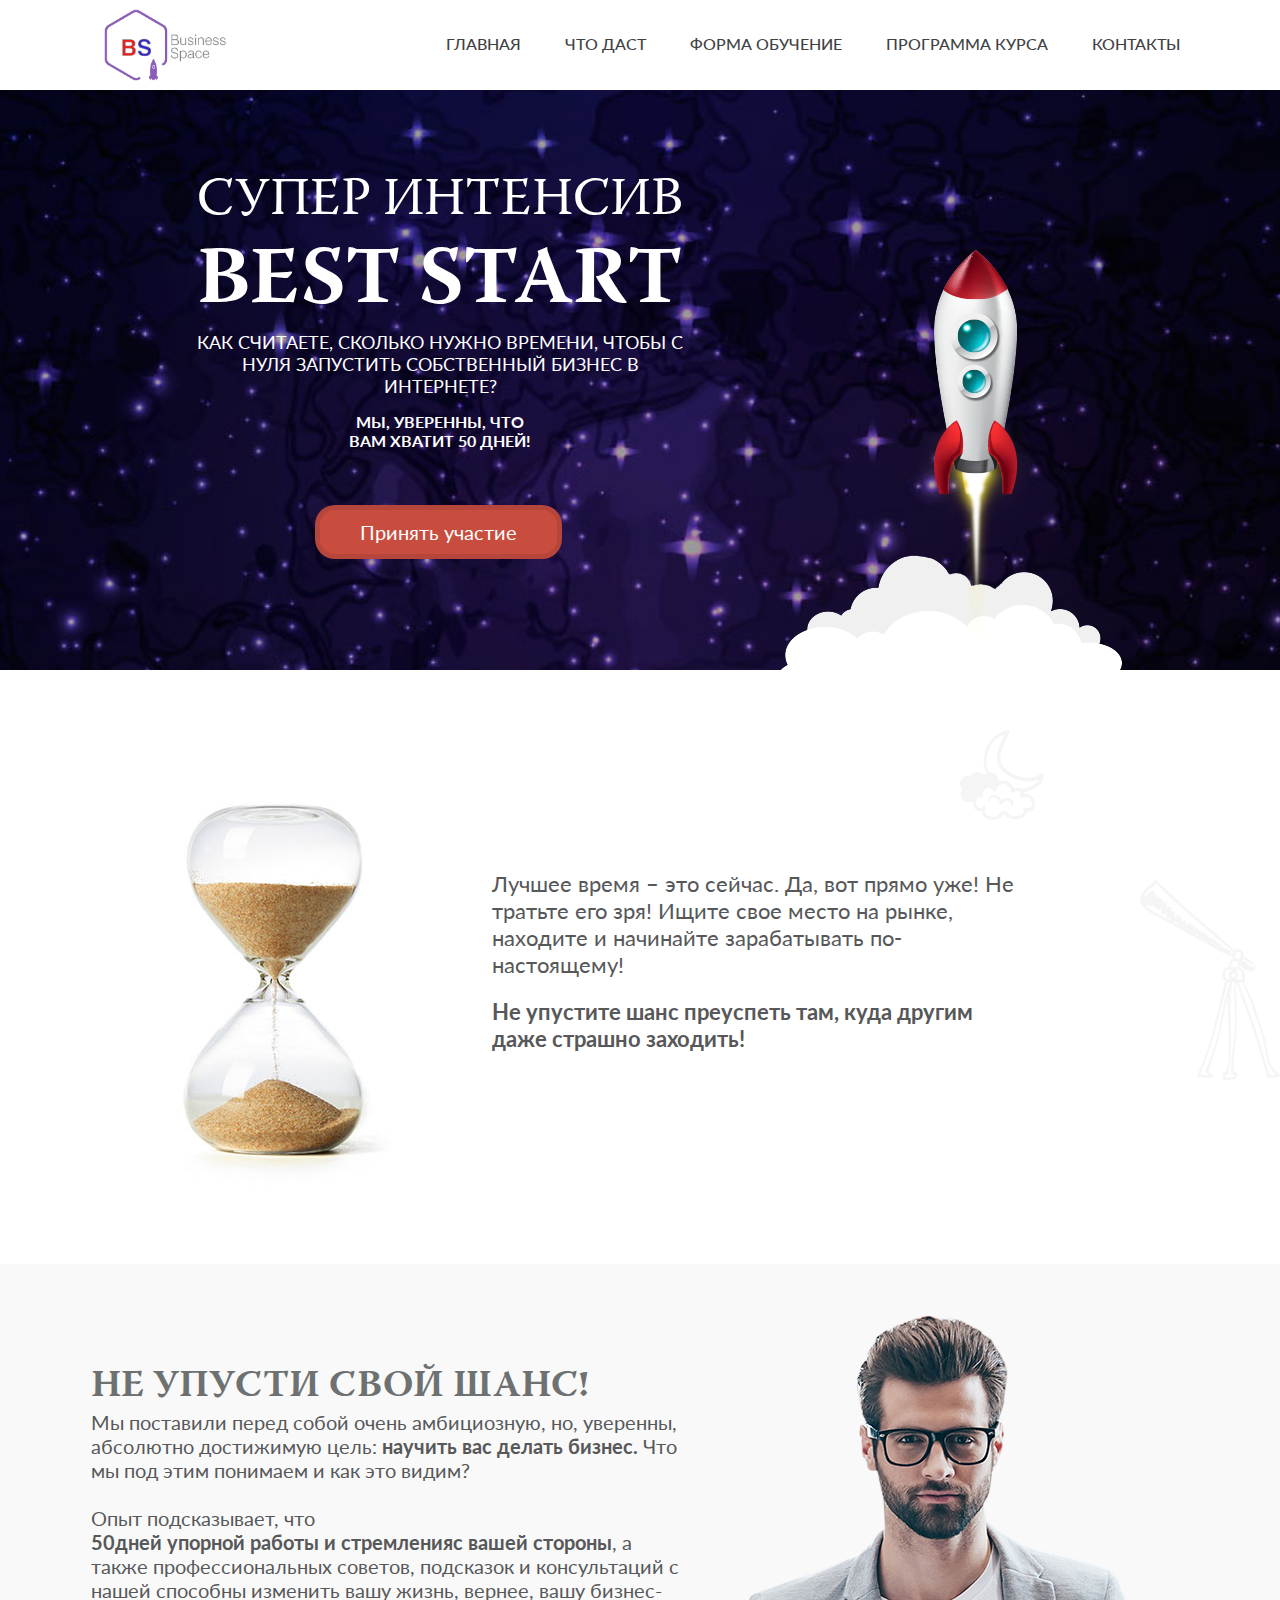
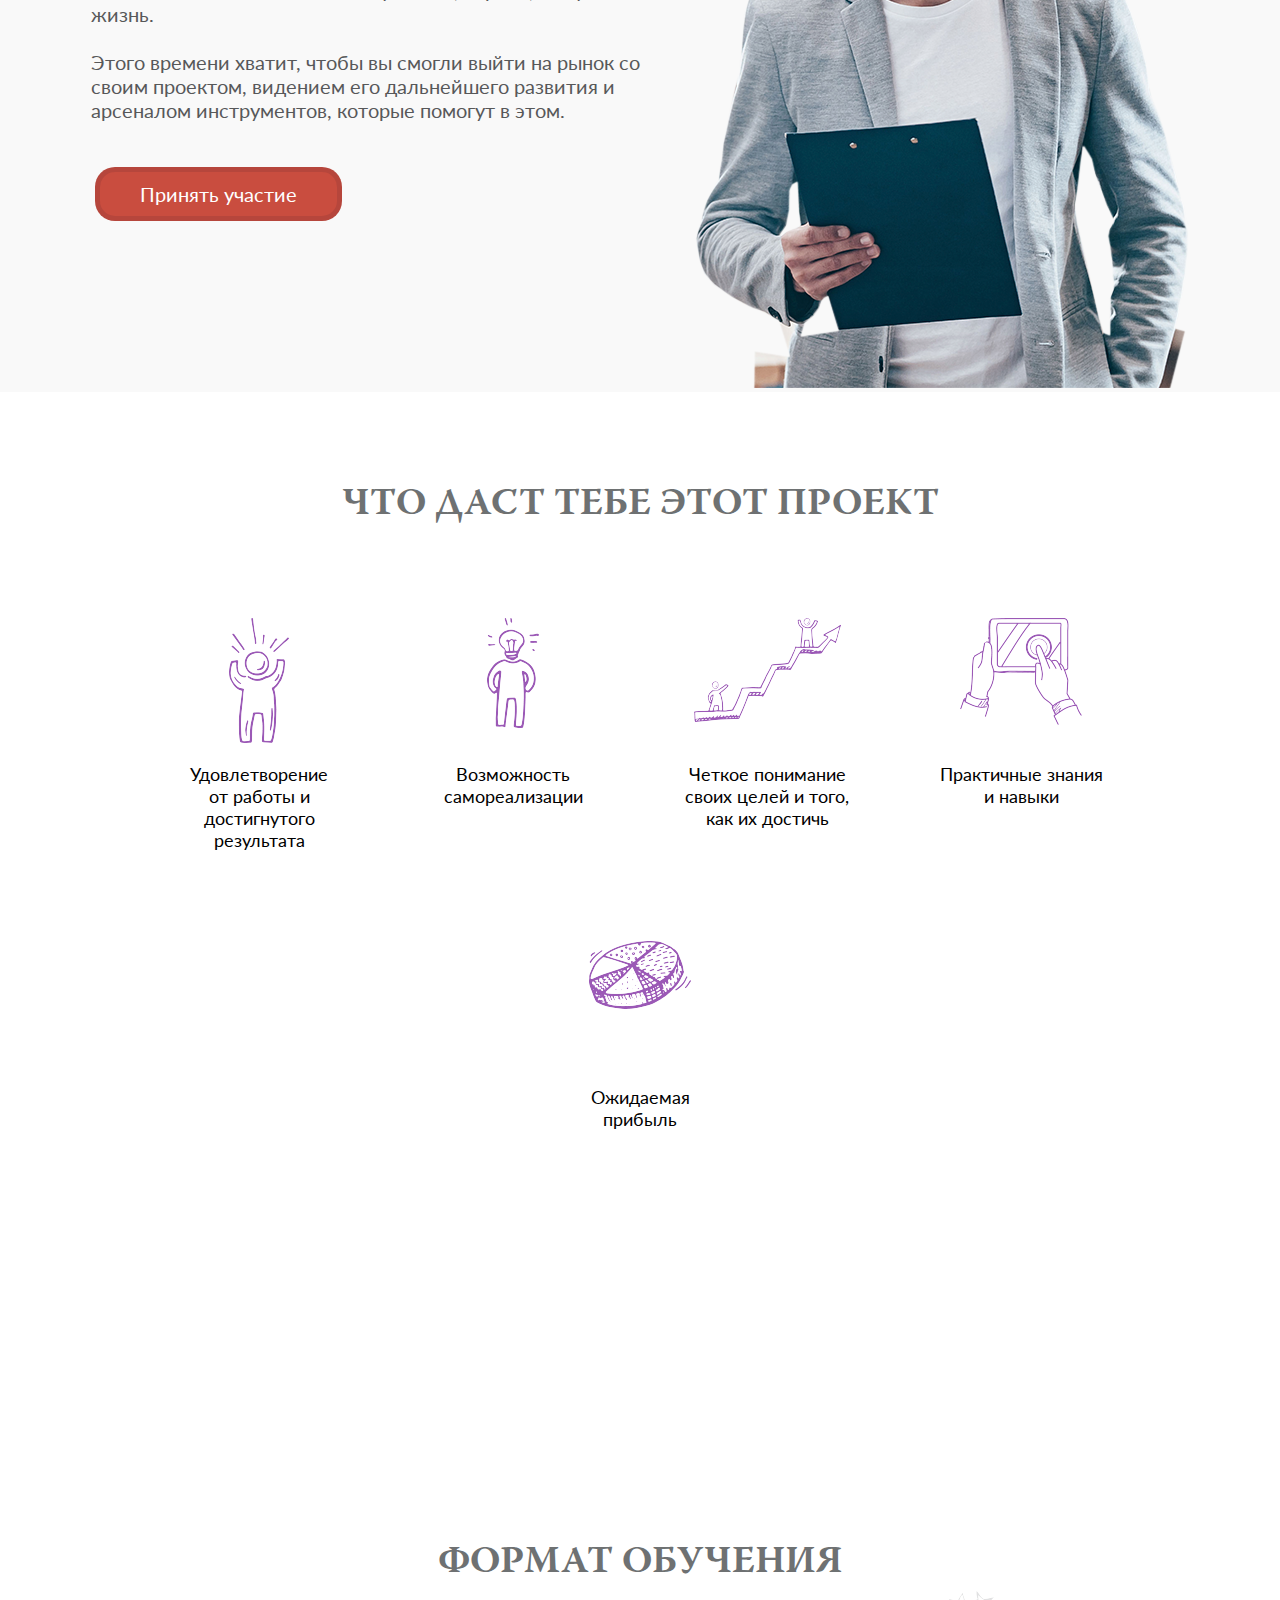
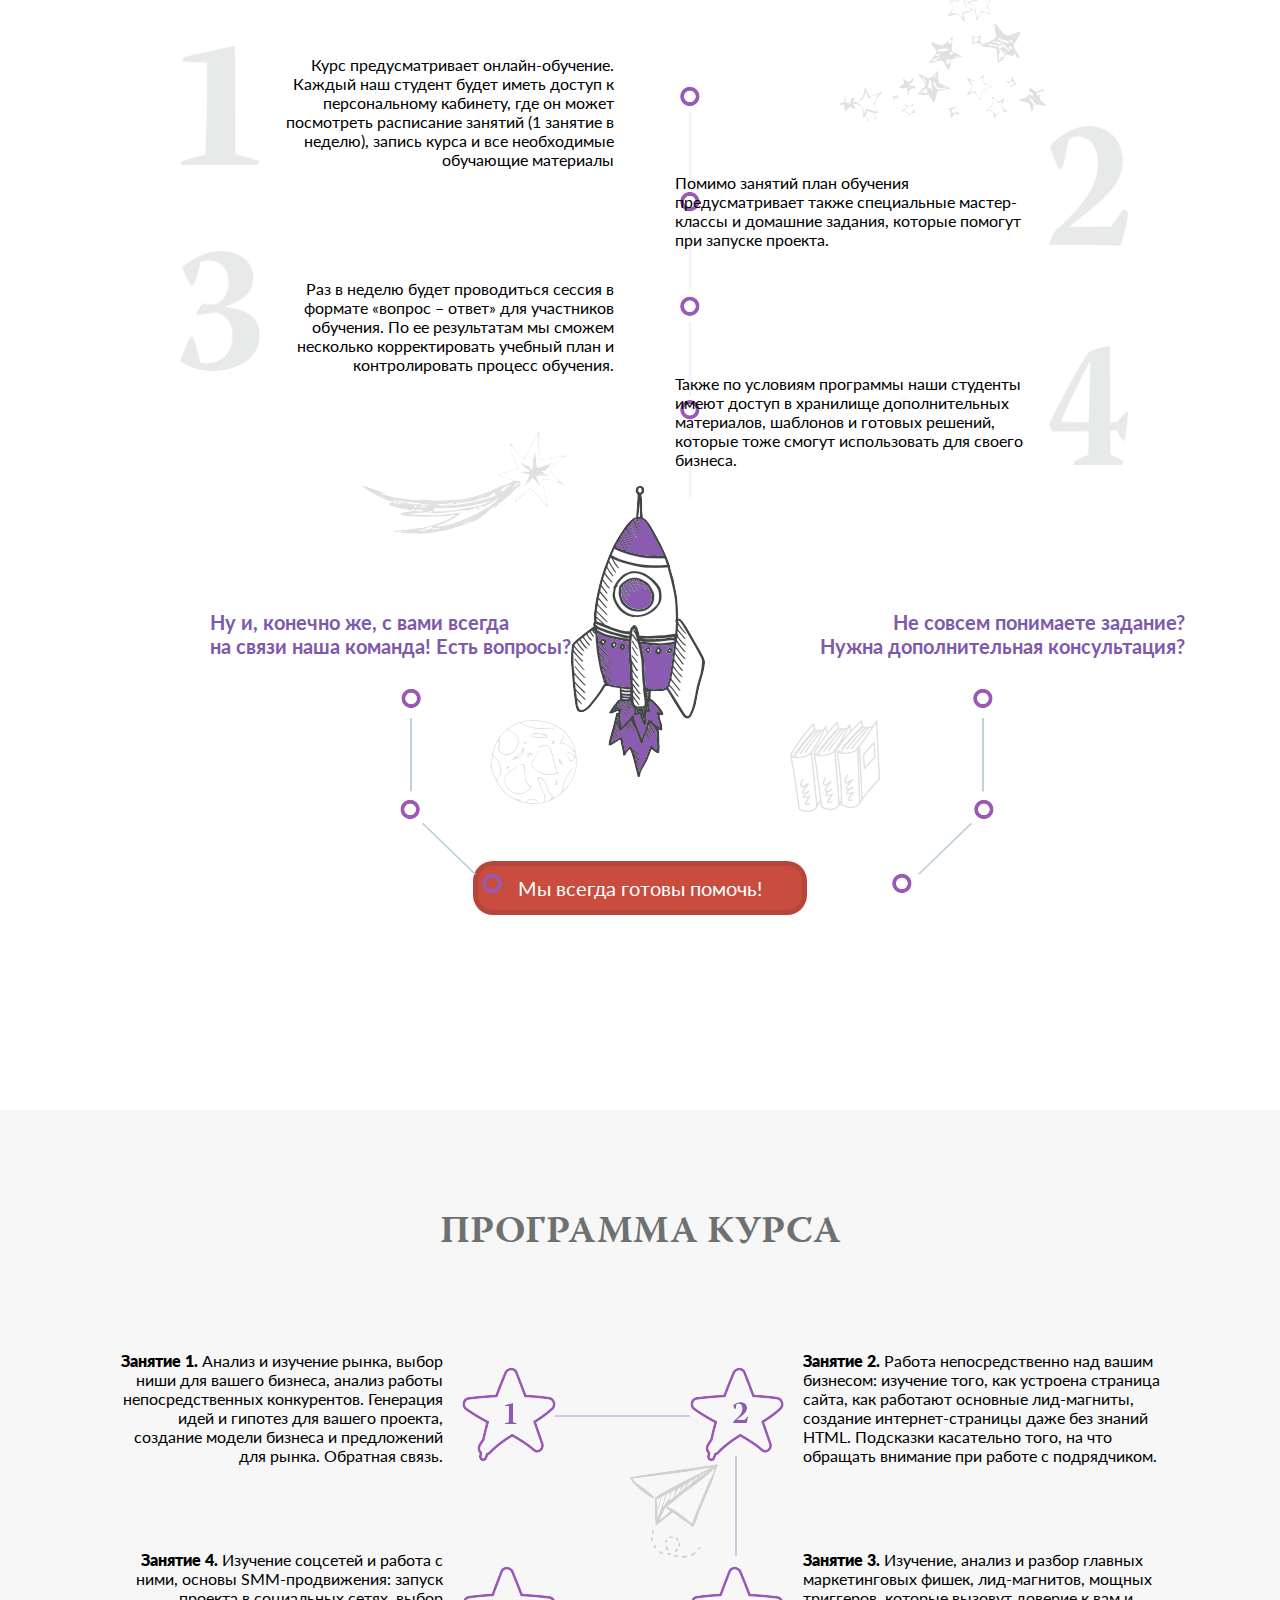
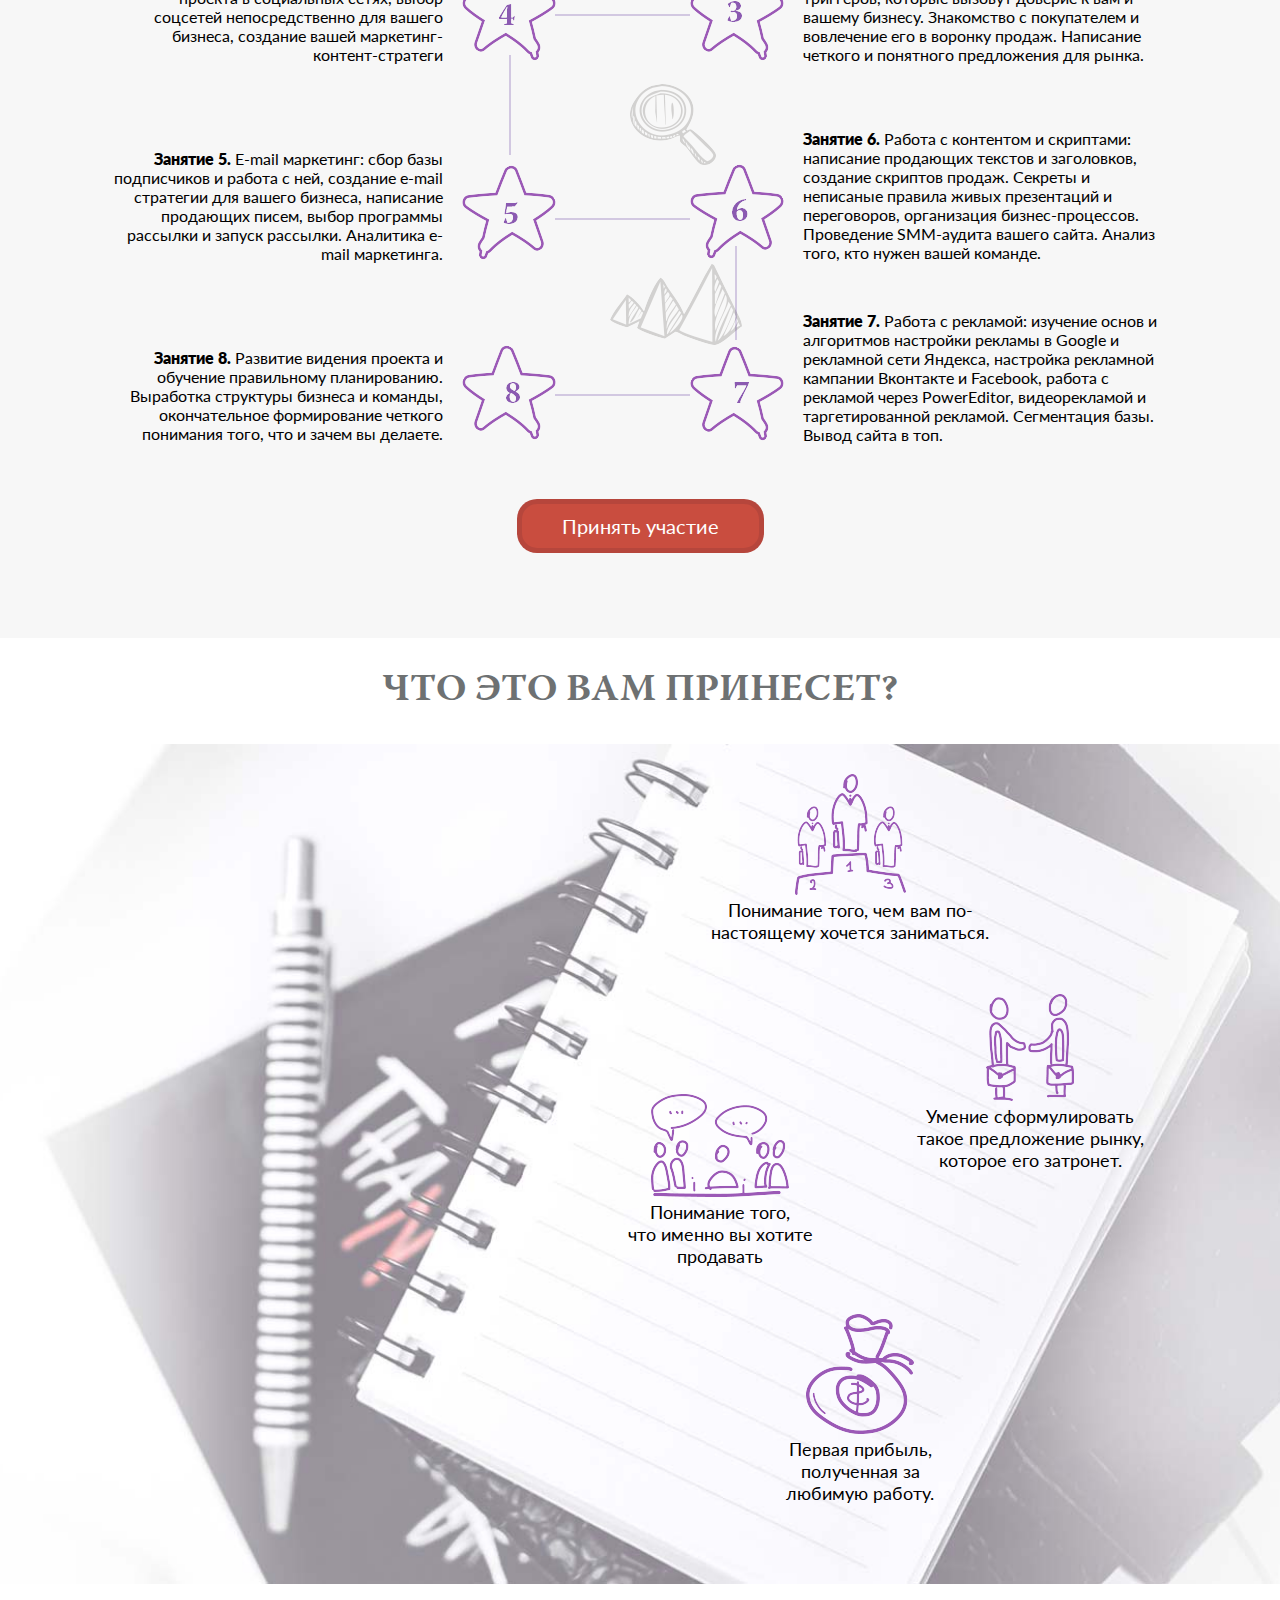
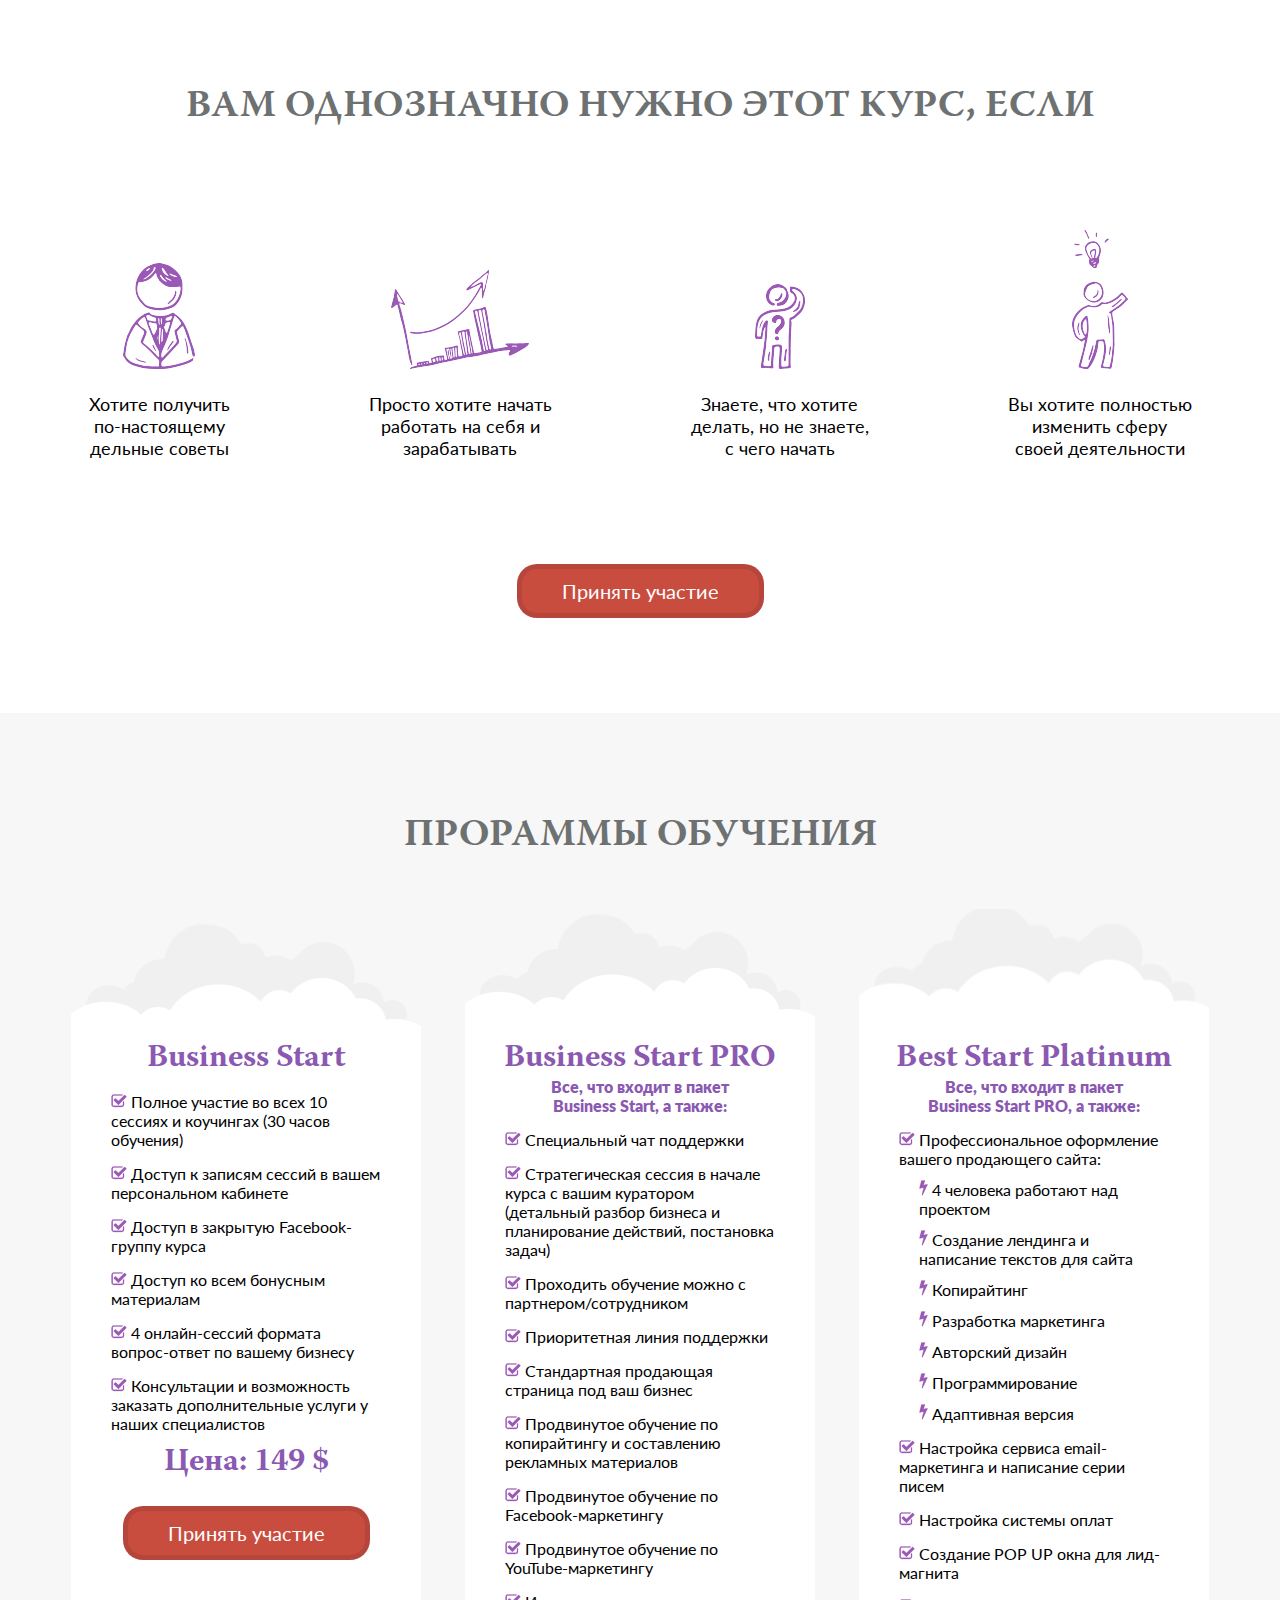
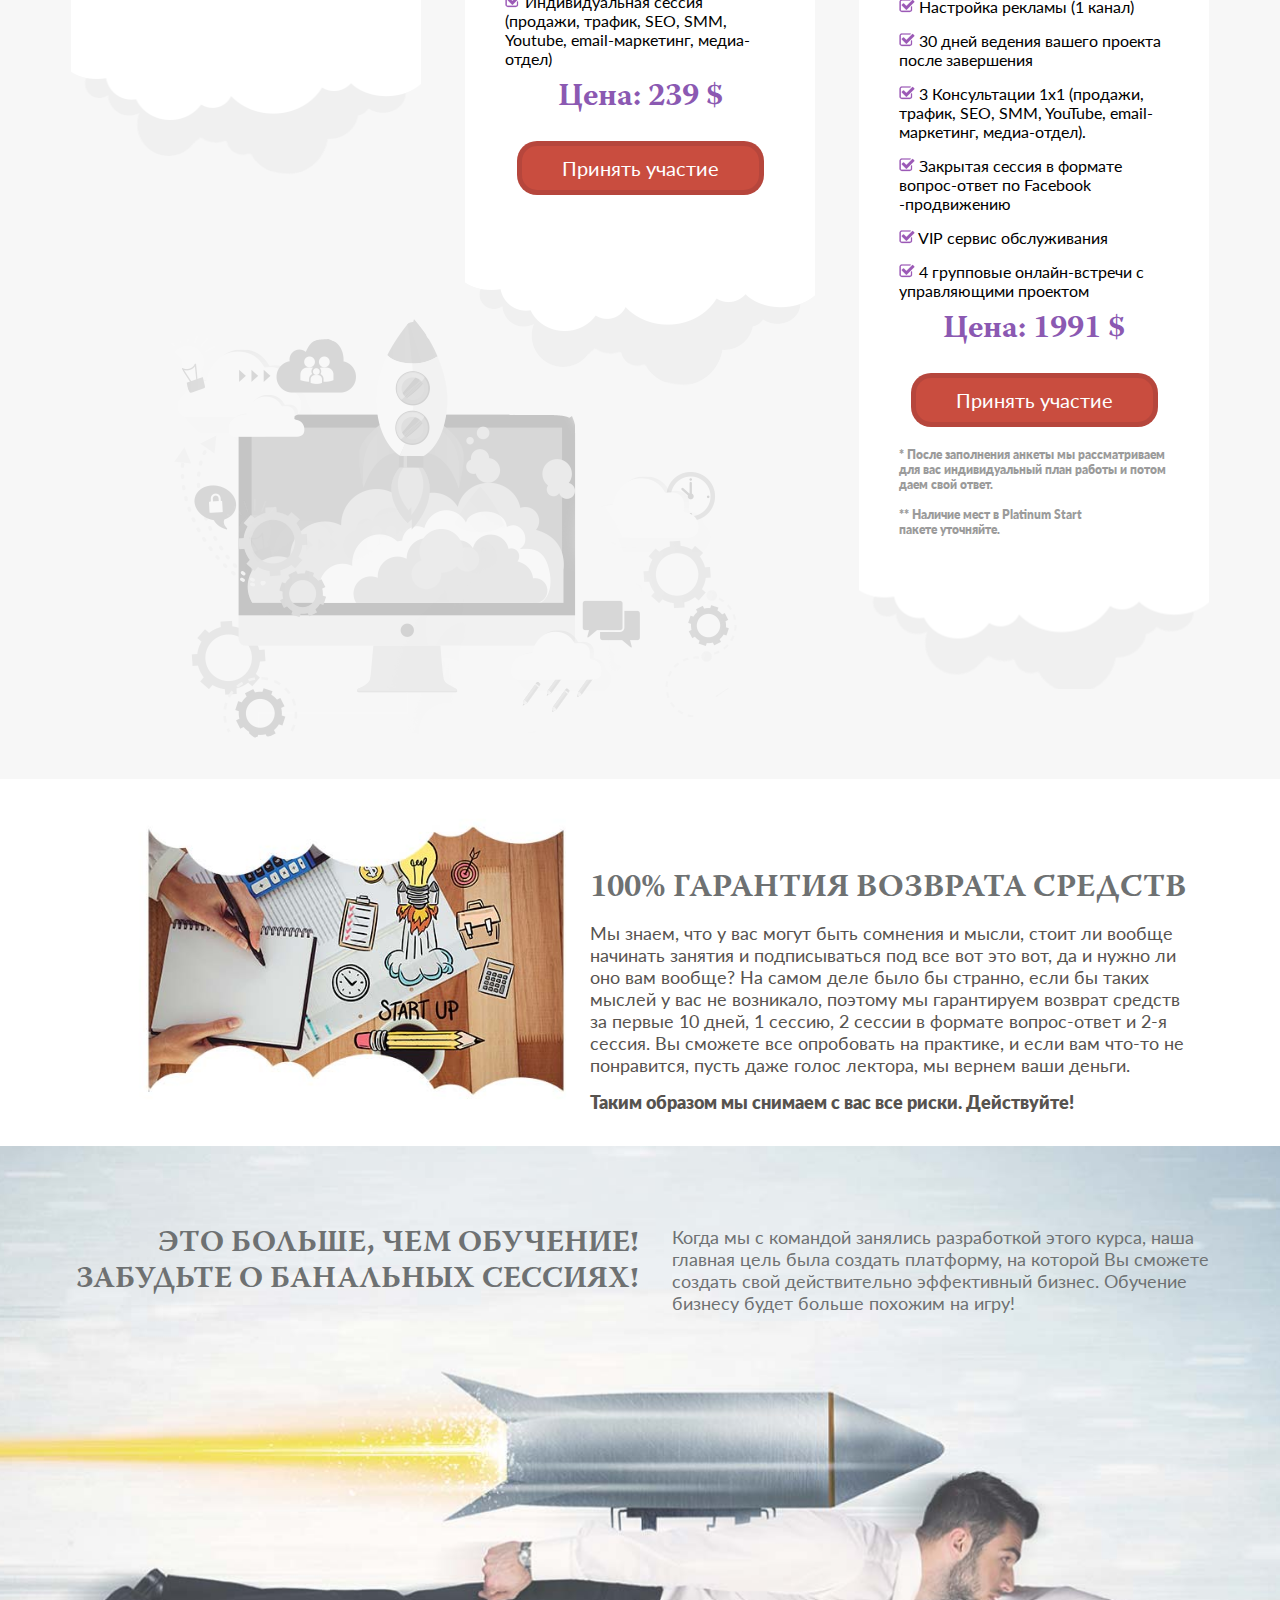
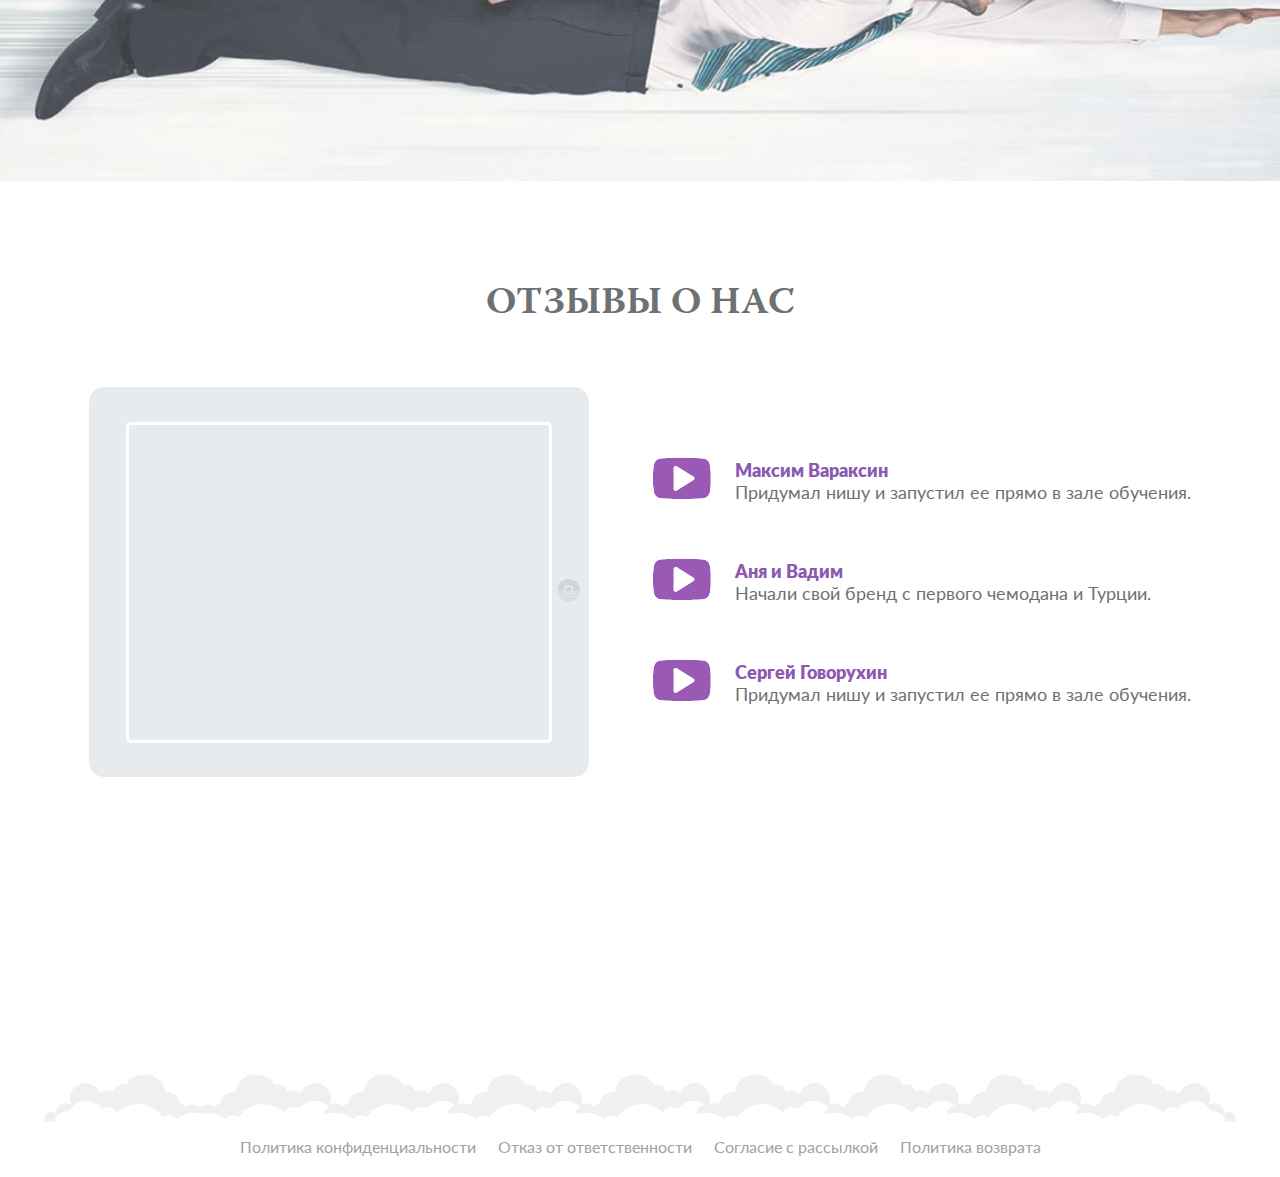
<file: index.html>
<!DOCTYPE html>
<html lang="en">
<head>
    <meta charset="UTF-8">
    <meta name="viewport" content="width=device-width, initial-scale=1"/>
    <link rel="shortcut icon" href="images/favico.png" type="image/png">
    <link rel="stylesheet" href="css/custom.css">
    <link rel="stylesheet" href="css/main.css">
      
        
    <script src="js/jquery-2.1.1.min.js"></script>
    
    
    <title>Best start</title>
</head>
<body>
<div class="menu_line">
    <div></div>
    <div></div>
    <div></div>
</div>
<div class="sidebar">
    <ul>
          <li>
              <a href="#main">ГЛАВНАЯ</a>
          </li>
          <li>
              <a href="#what_dast">ЧТО ДАСТ</a>
          </li>
          <li>
              <a href="#form">ФOРМА ОБУЧЕНИЕ</a>
          </li>
          <li>
              <a href="#program">ПРОГРАММА КУРСА</a>
          </li>
          <li>
              <a href="#contacts">КОНТАКТЫ</a>
          </li>
    </ul>
</div>
<header class="header_main">
   <div class="logo">
       <img src="images/logo2.png" alt="">
   </div>
    <div class="menu" id="menu">
          <ul>
              <li>
                  <a href="#main">ГЛАВНАЯ</a>
              </li>
              <li>
                  <a href="#what_dast">ЧТО ДАСТ</a>
              </li>
              <li>
                  <a href="#form">ФOРМА ОБУЧЕНИЕ</a>
              </li>
              <li>
                  <a href="#program">ПРОГРАММА КУРСА</a>
              </li>
              <li>
                  <a href="#contacts">КОНТАКТЫ</a>
              </li>
          </ul>
    </div>
    <div class="container">
        <div class="banner">
            <h2>
                супер интенсив
            </h2>
            <h1>
                best start
            </h1>
            <h3>
                Как считаете, сколько нужно времени, чтобы с нуля
                запустить собственный бизнес в интернете?
            </h3>
            <h4>
                Мы, уверенны, что вам хватит 50 дней! 
            </h4>
            <div class="but_bord1">
                <a href="#learn_pr">Принять участие</a>
            </div>
            
        </div>
        <div class="rocket_main">
                <img src="images/hed_rocket.png" alt="" class="anim">
            </div>
            <div class="cloud_main">
                <img src="images/cloud_hed.png" alt="">
            </div>
    </div>  
</header>
<div class="clock">
    <div class="container">
        <div class="moon">
            <img src="images/moon.png" alt="">
        </div>
        <div class="telesc">
            <img src="images/telescoupe.png" alt="">
        </div>
        <div class="cloki">
            <img src="images/clock.jpg" alt="">
        </div>
            
            <p>
                Лучшее время – это сейчас. Да, вот прямо уже!
                Не тратьте его зря! Ищите свое место на рынке,
                находите и начинайте зарабатывать по-настоящему!
                <br>
                <span>
                    Не упустите шанс преуспеть там, куда другим
                    даже страшно заходить! 
                </span>
            </p>

    </div> 
</div>
<div class="chance">
    <div class="container">
        <ul>
            <li>
                <h2>Не упусти свой шанс!</h2>
                <p>
                    Мы поставили перед собой очень амбициозную, но, уверенны, абсолютно достижимую цель: <b>научить вас делать бизнес.</b>
                    Что мы под этим понимаем и как это видим? <br><br>

                    Опыт подсказывает, что<b>50дней упорной работы и стремленияс вашей стороны</b>, а также профессиональных советов, подсказок
                    и консультаций с нашей способны изменить вашу жизнь,
                    вернее, вашу бизнес-жизнь.<br><br>

                    Этого времени хватит, чтобы вы смогли выйти на рынок
                    со своим проектом, видением его дальнейшего развития
                    и арсеналом инструментов, которые помогут в этом.   <br>   

                </p>
                
              
            </li>
            <li>
                <img src="images/man.png" alt="">
            </li>
        </ul>
        <div class="but_bord2">
            <a href="#learn_pr" title="">Принять участие</a>
        </div>      
    </div>
</div>
<div class="proj" id="what_dast">
   <h2>Что даст тебе этот проект</h2>
       <div class="container">
            <ul>
                <li>
                    <img src="images/1.png" alt="">
                </li>
                <li>
                    <p>
                        Удовлетворение<br>
                        от работы и<br>
                        достигнутого<br>
                        результата
                    </p>
                </li>
            </ul>
            <ul>
                <li>
                    <img src="images/2.png" alt="">
                </li>
                <li>
                    <p>
                        Возможность<br> 
                        самореализации 
                    </p>
                </li>
            </ul>
            <ul>
                <li>
                    <img src="images/3.png" alt="">
                </li>
                <li>
                    <p>
                        Четкое понимание<br>
                        своих целей и того,<br>
                        как их достичь
                    </p>
                </li>
            </ul>
            <ul>
                <li>
                    <img src="images/4.png" alt="">
                </li>
                <li>
                    <p>
                        Практичные знания<br>
                        и навыки
                    </p>
                </li>
            </ul>
            <ul>
                <li>
                    <img src="images/5.png" alt="">
                </li>
                <li>
                    <p>
                        Ожидаемая<br> 
                        прибыль
                    </p>
                </li>
            </ul>
       </div>
</div>
<div class="bg2">
    
</div>

<div class="flearn" id="form">
    <div class="container">
        <h2>Формат Обучения</h2>
    
    <div class="l_row">
        <ul>
            <li>
                <img src="images/f1.png" alt="">
            </li>
            <li>
                <p>
                    Курс предусматривает онлайн-обучение. Каждый наш студент будет иметь доступ к персональному кабинету, где он может посмотреть расписание занятий
                    (1 занятие в неделю), запись курса и все необходимые обучающие материалы
                </p>
            </li>
        </ul>
        <ul>
            <li>
                <img src="images/f3.png" alt="">
            </li>
            <li>
                <p>
                    Раз в неделю будет проводиться сессия в формате «вопрос – ответ» для участников обучения. По ее результатам мы сможем несколько корректировать учебный план и контролировать процесс обучения. 
                </p>
            </li>
        </ul>
    </div>
    <div class="vert_line">
        <img src="images/bert_line.png" alt="">
    </div>
    <div class="r_row">
        
        
        <ul>
            <li>
                <p>
                    Помимо занятий план обучения предусматривает также специальные мастер-классы и домашние задания,
                    которые помогут при запуске проекта.
                </p>
            </li>
            <li>
                <img src="images/f2.png" alt="">
            </li>
        </ul>
        <ul>
            <li>
                <p>
                    Также по условиям программы наши студенты имеют доступ в хранилище дополнительных материалов, шаблонов и готовых решений, которые тоже смогут использовать для своего бизнеса.
                </p>
            </li>
            <li>
                <img src="images/f4.png" alt="">
            </li>
        </ul>
    </div>
    <div class="rock">
        <img src="images/rocket.png" alt="">
    </div>
    
    <div class="but_bord3">
        <a href="#learn_pr" title="">Мы всегда готовы помочь!</a>
    </div> 
    <div class="rock_left">
       <h3>
           Ну и, конечно же, с вами всегда<br>
           на связи наша команда! Есть вопросы?
       </h3>
        <img src="images/rock_left.png" alt="">
    </div> 
    <div class="rock_right">
       <h3>
           Не совсем понимаете задание?<br>
           Нужна дополнительная консультация? 
       </h3>
        <img src="images/rock_right.png" alt="">
    </div>
    <div class="planet">
        <img src="images/planet.png" alt="">
    </div>
    <div class="mstar">
        <img src="images/more_stars.png" alt="">
    </div>
    <div class="star">
        <img src="images/star.png" alt="">
    </div>
    <div class="boock">
        <img src="images/boocks.png" alt="">
    </div>
    </div> 
</div>
<div class="course" id="program">
    <div class="container">
        <h2>Программа курса</h2>
        <div class="l_course">
            <ul>
                <li>
                    <p>
                        <b>Занятие 1.</b> Анализ и изучение рынка, выбор ниши для вашего бизнеса, анализ работы непосредственных конкурентов. Генерация идей и гипотез для вашего проекта, создание модели бизнеса и предложений для рынка. Обратная связь.
                    </p>
                </li>
                 <li>
                    <img src="images/p1.png" alt="">
                </li>
            </ul>
            <ul>
                <li>
                    <p>
                        <b>Занятие 4.</b> Изучение соцсетей и работа с ними, основы SMM-продвижения: запуск проекта в социальных сетях, выбор соцсетей непосредственно для вашего бизнеса, создание вашей маркетинг-контент-стратеги
                    </p>
                </li>
                <li>
                    <img src="images/p4.png" alt="">
                </li>
            </ul>
            <ul>    
                <li>
                    <p>
                        <b>Занятие 5.</b> E-mail маркетинг: сбор базы подписчиков и работа с ней, создание e-mail стратегии для вашего бизнеса, написание продающих писем, выбор программы рассылки и запуск рассылки. Аналитика e-mail маркетинга.
                    </p>
                </li>
                <li>
                    <img src="images/p5.png" alt="">
                </li>
            </ul>
            <ul>
                <li>
                    <p>
                        <b>Занятие 8.</b> Развитие видения проекта и обучение правильному планированию. Выработка структуры бизнеса и команды, окончательное формирование четкого понимания того, что и зачем вы делаете.
                    </p>
                </li>
                <li>
                    <img src="images/p8.png" alt="">
                </li>
            </ul>
        </div>
        <div class="r_course">
            <ul>
                <li>
                    <img src="images/p2.png" alt="">
                </li>
                <li>
                    <p>
                        <b>Занятие 2.</b> Работа непосредственно над вашим бизнесом: изучение того, как устроена страница сайта, как работают основные лид-магниты, создание интернет-страницы даже без знаний НTML. Подсказки касательно того, на что обращать внимание при работе с подрядчиком. 

                    </p>
                </li>
            </ul>
            <div class="linecg1"></div>
            <div class="linecv1"></div>
            <ul>
                <li>
                    <img src="images/p3.png" alt="">
                </li>
                <li>
                    <p>
                        <b>Занятие 3.</b> Изучение, анализ и разбор главных маркетинговых фишек, лид-магнитов, мощных триггеров, которые вызовут доверие к вам и вашему бизнесу. Знакомство с покупателем и вовлечение его в воронку продаж. Написание четкого и понятного предложения для рынка.
                    </p>
                </li>
            </ul>
            <div class="linecg1"></div>
            <div class="linecv2"></div>
            <ul>
                <li>
                    <img src="images/p6.png" alt="">
                </li>
                <li>
                    <p>
                        <b>Занятие 6.</b>  Работа с контентом и скриптами: написание продающих текстов и заголовков, создание скриптов продаж. Секреты и неписаные правила живых презентаций и переговоров, организация бизнес-процессов. Проведение SMM-аудита вашего сайта. Анализ того, кто нужен вашей команде.
                    </p>
                </li>
            </ul>
            <div class="linecg2"></div>
            <div class="linecv3"></div>
            <ul>
                <li>
                    <img src="images/p7.png" alt="">
                </li>
                <li>
                    <p>
                        <b>Занятие 7.</b> Работа с рекламой: изучение
                            основ и алгоритмов настройки рекламы в Google и рекламной сети Яндекса, настройка рекламной кампании Вконтакте и Facebook, работа с рекламой через PowerEditor, видеорекламой и таргетированной рекламой. Сегментация базы. Вывод сайта в топ. 
                    </p>
                </li>
            </ul>
            <div class="linecg1"></div>
            
        </div>
        <div class="samol">
            <img src="images/samolet.png" alt="">
        </div>
        <div class="lupa">
            <img src="images/lupa.png" alt="">
        </div>
        <div class="piram">
            <img src="images/piramida.png" alt="">
        </div>
    </div>  
    <div class="but_bord4">
        <a href="#learn_pr" title="">Принять участие</a>
    </div>
</div>
<div class="prines_header">
    <h2>Что это вам принесет?</h2>
</div>
<div class="prines">
    <div class="container">
       
        <ul>
            <li>
                <img src="images/prines1.png" alt="">
            </li>
            <li>
                Понимание того, чем вам по-<br>настоящему хочется заниматься. 
            </li>
        </ul>
        <ul>
            <li>
                <img src="images/prines2.png" alt="">
            </li>
            <li>
                Умение сформулировать<br>
                такое предложение рынку,<br> которое его затронет.
 
            </li>
        </ul>
        <ul>
            <li>
                <img src="images/prines3.png" alt="">
            </li>
            <li>
                Понимание того,<br>
                что именно вы хотите <br>продавать 
            </li>
        </ul>
        <ul>
            <li>
                <img src="images/prines4.png" alt="">
            </li>
            <li>
                Первая прибыль,<br> полученная за<br> любимую работу. 

            </li>
        </ul>
    </div>
</div>
<div class="nuzhno">
    <div class="container">
       <h2>Вам однозначно нужно этот курс, если</h2>
        <ul>
            <li>
                <img src="images/nuzhno1.png" alt="">
            </li>
            <li>
                Хотите получить<br> 
                по-настоящему<br>
                дельные советы
            </li>
        </ul>
        <ul>
            <li>
                <img src="images/nuzhno2.png" alt="">
            </li>
            <li>
                Просто хотите начать<br>
                работать на себя и<br>
                зарабатывать

            </li>
        </ul>
        <ul>
            <li>
                <img src="images/nuzhno3.png" alt="">
            </li>
            <li>
                Знаете, что хотите<br>
                делать, но не знаете,<br>
                с чего начать
            </li>
        </ul>
        <ul>
            <li>
                <img src="images/nuzhno4.png" alt="">
            </li>
            <li>
                Вы хотите полностью<br>
                изменить сферу<br>
                своей деятельности
            </li>
        </ul> 
    </div>
    <div class="but_bord5">
        <a href="#learn_pr" title="">Принять участие</a>
    </div>
</div>

<div class="learn_proj" id="learn_pr">
    <div class="container">
        <h2>прораммы обучения</h2>
        
        <ul>
            <h3>
                Business Start
            </h3>
            <li>
               <img src="images/gal.png" alt="">
                Полное участие во всех 10 сессиях
                и коучингах (30 часов обучения)
            </li>
            <li>
                <img src="images/gal.png" alt="">
                 Доступ к записям сессий в вашем персональном кабинете
            </li>
            <li>
               <img src="images/gal.png" alt="">
                Доступ в закрытую
                Facebook-группу курса
            </li>
            <li>
               <img src="images/gal.png" alt="">
                Доступ ко всем бонусным материалам
            </li>
            <li>
               <img src="images/gal.png" alt="">
                4 онлайн-сессий формата вопрос-ответ по вашему бизнесу
            </li>
            <li>
               <img src="images/gal.png" alt="">
                Консультации и возможность заказать дополнительные услуги у наших специалистов
            </li>
            <h5>Цена: 149 $</h5>
            <div class="but_bord6">
                <a href="http://payment_2.mybusiness.space" title="">Принять участие</a>
            </div>
        </ul>
     
        <ul>
           <h3>
                Business Start PRO
            </h3>
            <h4>
                Все, что входит в пакет<br>
                Business Start, а также:
            </h4>
            <li>
               <img src="images/gal.png" alt="">
                Специальный чат поддержки 
            </li>
            <li>
                 <img src="images/gal.png" alt="">
                  Стратегическая сессия в начале курса с вашим куратором (детальный разбор бизнеса и планирование действий, постановка задач)
            </li>
            <li>
               <img src="images/gal.png" alt="">
                Проходить обучение можно с партнером/сотрудником
            </li>
            <li>
               <img src="images/gal.png" alt="">
                Приоритетная линия поддержки
            </li>
            <li>
               <img src="images/gal.png" alt="">
                Стандартная продающая страница под ваш бизнес
            </li>
            <li>
               <img src="images/gal.png" alt="">
                Продвинутое обучение по копирайтингу и составлению рекламных материалов
            </li>
            <li>
               <img src="images/gal.png" alt="">
                Продвинутое обучение по Facebook-маркетингу 
            </li>
            <li>
               <img src="images/gal.png" alt="">
                Продвинутое обучение по YouTube-маркетингу 
            </li>
            <li>
               <img src="images/gal.png" alt="">
                Индивидуальная сессия (продажи, трафик, SEO, SMM, Youtube, email-маркетинг, медиа-отдел)
            </li>
            <h5>Цена: 239 $</h5>
            <div class="but_bord6">
                <a href="http://payment_2.mybusiness.space" title="">Принять участие</a>
            </div>
        </ul>
        <ul>
           <h3>
                Best Start Platinum
            </h3>
            <h4>
                Все, что входит в пакет<br>
                Business Start PRO, а также:
            </h4>
            <li>
               <img src="images/gal.png" alt="">
                Профессиональное оформление вашего продающего сайта:<br>
                <span>
                   <img src="images/mol.png" alt="">
                    4 человека работают над проектом
                </span>
                <span>
                   <img src="images/mol.png" alt="">
                    Создание лендинга и написание текстов для сайта
                </span>
                <span>
                   <img src="images/mol.png" alt="">
                    Копирайтинг
                </span>
                <span>
                   <img src="images/mol.png" alt="">
                    Разработка маркетинга
                </span>
                <span>
                   <img src="images/mol.png" alt="">
                     Авторский дизайн
                </span>
                <span>
                   <img src="images/mol.png" alt="">
                    Программирование
                </span>
                <span>
                   <img src="images/mol.png" alt="">
                    Адаптивная версия
                </span>
            </li>
            <li>
                <img src="images/gal.png" alt="">
                 Настройка сервиса email-маркетинга и написание серии писем
            </li>
            <li>
               <img src="images/gal.png" alt="">
                Настройка системы оплат
            </li>
            <li>
               <img src="images/gal.png" alt="">
                Создание POP UP окна для лид-магнита
            </li>
            <li>
               <img src="images/gal.png" alt="">
                Настройка рекламы (1 канал)
            </li>
            <li>
               <img src="images/gal.png" alt="">
                30 дней ведения вашего проекта после завершения
            </li>
            <li>
               <img src="images/gal.png" alt="">
                3 Консультации 1x1 (продажи, трафик, SEO, SMM, YouTube, email-маркетинг, медиа-отдел).
            </li>
            <li>
               <img src="images/gal.png" alt="">
                Закрытая сессия в формате вопрос-ответ по Facebook -продвижению
            </li>
            <li>
               <img src="images/gal.png" alt="">
                VIP сервис обслуживания
            </li>
            <li>
               <img src="images/gal.png" alt="">
                4 групповые онлайн-встречи с управляющими проектом
            </li>
            <h5>Цена: 1991 $</h5>
            <div class="but_bord6">
                <a href="http://payment_2.mybusiness.space" title="">Принять участие</a>
            </div>
            
            <h6>
                * После заполнения анкеты мы рассматриваем<br>
                 для вас индивидуальный план работы и потом<br> даем свой ответ.
                <br><br>
                ** Наличие мест в Platinum Start<br>
                 пакете уточняйте.
            </h6>
        </ul>
        <div class="telec">
            <img src="images/v.png" alt="">
        </div>
    </div>
</div>
<div class="garant_vozvrat">
    <div class="container">
        <div>
            <img src="images/stp.jpg" alt="">
        </div>
        <div>
            <h2>
                100% Гарантия Возврата Средств
            </h2>
            <p>
                Мы знаем, что у вас могут быть сомнения и мысли, стоит ли вообще начинать занятия и подписываться под все вот это вот, да и нужно ли оно вам вообще?  На самом деле было бы странно, если бы таких мыслей у вас не возникало, поэтому мы гарантируем возврат средств за первые
                10 дней, 1 сессию, 2 сессии в формате вопрос-ответ и 2-я сессия.

                Вы сможете все опробовать на практике, и если вам что-то не
                понравится, пусть даже голос лектора, мы вернем ваши деньги. 
            </p>
            <h3>
                Таким образом мы снимаем с вас все риски. Действуйте!
            </h3>
        </div>
    </div>
</div>
<div class="obych">
    <div class="container">
        <ul>
            <li>
                <h2>
                    Это Больше, Чем Обучение!
                    Забудьте о банальных сессиях!
                </h2>
            </li>
            <li>
                <p>
                    Когда мы с командой занялись разработкой этого курса, наша главная цель была создать платформу, на которой Вы сможете создать свой действительно эффективный бизнес. 
                    Обучение бизнесу будет больше похожим на игру!
                </p>
            </li>
        </ul>
    </div>
</div>

<div class="otzyvy">
    <div class="container">
       <h2>
           отзывы о нас
       </h2>
        <div class="vid">
            <div class="cont_1">
                <iframe  src="https://www.youtube.com/embed/vii_aEkB_1k" frameborder="0" allowfullscreen></iframe>
            </div>
             <div class="cont_2">
                <iframe  src="https://www.youtube.com/embed/3UOtF4J9wpo" frameborder="0" allowfullscreen></iframe>
            </div>
             <div class="cont_3">
                <iframe src="https://www.youtube.com/embed/ezojK1Nj2Kc" frameborder="0" allowfullscreen></iframe>
            </div>
            <img src="images/button_i.png" alt="">
        </div>
        <div class="buttons">
            <div id="but_1">
               <ul>
                   <li>
                       <img src="images/play.png" alt="">
                   </li>                  <li>
                       <h3>
                           Максим Вараксин
                       </h3>
                       <h4>
                           Придумал нишу и запустил ее прямo в зале обучения.
                       </h4>
                   </li>
               </ul>
                
            </div>
            <div id="but_2">
                <ul>
                   <li>
                       <img src="images/play.png" alt="">
                   </li>
                   <li>
                       <h3>
                           Аня и Вадим
                       </h3>
                       <h4>
                           Начали свой бренд с первого чемодана и Турции.
                       </h4>
                   </li>
               </ul>
            </div>
            <div id="but_3">
                <ul>
                   <li>
                       <img src="images/play.png" alt="">
                   </li>
                   <li>
                       <h3>
                           Сергей Говорухин
                       </h3>
                       <h4>
                           Придумал нишу и запустил ее прямo в зале обучения.
                       </h4>
                   </li>
               </ul>
            </div>
        </div>
    </div>
</div>
<footer class="main_footer" id="contacts" >
    <div class="container" >
       <h2>© 2016 mybusiness.spaceВсе права защищены. Любое копирование материалов разрешено только с согласия правообладателей. По всем вопросам обращайтесь: info@ mybusiness.space
        <br><br>
        ИП Барсукова ОГРНИП 316774600091659 ИНН 7744000302
        </h2>
        <ul>
            <li>
                <h3>
                    Присоединяйтесь к нам в социальных сетях:
                </h3>
            </li>
            <li>
               <a href="#"><img src="images/fb.png" alt=""></a>
                
            </li>
            <li>
               <a href="#"><img src="images/vk.png" alt=""></a>
                
            </li>
            <li>
               <a href="#"><img src="images/ig.png" alt=""></a>
                
            </li>
            <li>
               <a href="#"><img src="images/yt.png" alt=""></a>
                
            </li>
        </ul>
        
    </div>
    
</footer>
<div class="bot_white">
        <ul>
            <li>
               <a href="#popi" id="pop">Политика конфиденциальности </a>
                
            </li>
            <li>
               <a href="#popi" id="pop2">Отказ от ответственности</a>
                
            </li>
            <li>
               <a href="#popi" id="pop3">Согласие с рассылкой</a>
                
            </li>
            <li>
               <a href="#popi" id="pop4">Политика возврата</a>
                
            </li>
        </ul>
</div>
<div class="popup_filter" id="popi">
    <div class="popup anim1 ">   
       <a href="#popi" id="close">X</a>
        <h2>
            Политика конфиденциальности
        </h2>
        <p>
            При работе с клиентами платформа Business Space очень ответственно подходит к вопросам политики конфиденциальности и сохранения персональных данных. Персональные данные используются для разработки услуг и продуктов нашей компании, исходя из потребностей клиентов. Ваши персональные данные хранятся на защищенных серверах и используются ТОЛЬКО в соответствии с политикой конфиденциальности!<br><br>
            Личная информация (ваше имя и е-mail) собирается при регистрации или в процессе дальнейшего сотрудничества. Она НЕ БУДЕТ переадресована, передана или продана третей стороне! Возможно лишь ее частичное раскрытие в определенных случаях, которые описаны в разделе «Согласие с рассылкой», или в случаях, связанных с исполнением требований законодательства.<br><br>
            Чтобы отписаться от получения рассылки и удалить свои контактные данные, вам достаточно перейти по ссылке для отписка в уже полученном письме. <br><br>
            Сайт mybusiness.space использует Cookies и данные о посетителях, полученные от сервиса Google Analytics. Таким образом мы собираем и анализируем действия посетителей, а полученная информация используется для улучшения работы сайта, его функциональных возможностей и юзабилити. 
            Как клиент вы можете изменить настройки своего веб-браузера, чтобы он блокировал файлы Cookie, однако, в этом случае некоторые функции и сервисы на сейте не будут работать должным образом.<br><br>
            Для защиты персональных данных Business Space использует разнообразные административные, управленческие и технические меры безопасности, придерживаясь при этом всех международных стандартов контроля над работой с личными данными пользователей и защитой такой информации.<br><br>
            Однако, наши клиенты тоже должны обеспечивать меры по безопасности собственных данных. Мы настоятельно рекомендуем принимать все возможные меры предосторожности во время работы в Интернете. Со своей стороны мы делаем все возможное, чтобы обеспечить целостность и безопасность своей сети, но не можем гарантировать, что это во всех случаях сможет предотвратить незаконный доступ к информации хакеров сторонних организаций.<br><br>
            О любых изменениях политики конфиденциальности компании Business Space мы будем сообщать на этой странице или отправлять уведомление на ваш e-mail.<br><br>
            По любым вопросам вы можете обращаться к администратору сайта, написав письмо на электронный адрес info@mybusiness.space.

        </p>
    </div>
</div>
<div class="popup_filter2" id="popi2">
    <div class="popup2 anim1">   
       <a href="#popi" id="close2">X</a>
        <h2>
            Отказ от ответственности 
        </h2>
        <p>
           В соответствии с действующим законодательством Украины, Администрация отказывается от каких-либо заверений и гарантий, предоставление которых может иным образом подразумеваться, и отказывается от ответственности в отношении Сайта, Содержимого и их использования.<br><br>
            Ни при каких обстоятельствах Администрация Сайта не будет нести ответственности ни перед какой стороной за какой-либо прямой, непрямой, особый или иной косвенный ущерб в результате любого использования информации на этом Сайте или на любом другом сайте, на который имеется гиперссылка с нашего cайта, возникновение зависимости, снижения продуктивности, увольнения или прерывания трудовой активности, а равно и отчисления из учебных учреждений, за любую упущенную выгоду, приостановку хозяйственной деятельности, потерю программ или данных в Ваших информационных системах или иным образом, возникшие в связи с доступом, использованием или невозможностью использования Сайта, Содержимого или какого-либо связанного интернет-сайта, или неработоспособностью, ошибкой, упущением, перебоем, дефектом, простоем в работе или задержкой в передаче, компьютерным вирусом или системным сбоем, даже если администрация будет явно поставлена в известность о возможности такого ущерба.<br><br>
            Сотрудничая с компанией Business Space, клиент соглашается с тем, что все возможные споры будут разрешаться по нормам украинского права. <br><br>
            Используя данный сайт, пользователь выражает свое согласие с «Отказом от ответственности». <br><br>
            По любым вопросам вы можете обращаться к администратору сайта, написав письмо на электронный адрес info@mybusiness.space.


        </p>
    </div>
</div>
<div class="popup_filter3" id="popi">
    <div class="popup3 anim1">   
       <a href="#popi" id="close3">X</a>
        <h2>
            Согласие с рассылкой
        </h2>
        <p>
            Регистрируясь на данном сайте, Клиент соглашается с его политикой конфиденциальности и тем, что Компания может разглашать личные данные Клиента:<br><br>
            1. С позволения Клиента. Перед передачей информации о Клиенте третьей стороне Компания обязуется получить явное согласие от Клиента.<br><br>
            2. Компаниям, работающим от нашего лица. От нашего лица они выполняют функции бизнес-поддержки, в связи с чем персональные данные Клиента могут быть частично раскрыты. По нашему требованию такие компании должны использовать полученную информацию ТОЛЬКО в целях предоставления услуг по договору. <br><br>
            3. Дочерним и совместным предприятиям, не менее 50% долевого участия которой принадлежит Компании. При передаче информации Компания требует не разглашать ее другим сторонам и не использовать каким-либо путем, противоречащим пожеланиям Клиента. Если Клиент отказывается от получения каких-либо маркетинговых материалов, Компания на будет передавать его данные дочерним и совместным предприятиям для маркетинговых целей.<br><br>
            4. На совместно позиционируемых или партнерских страницах. При запросе анкетных данных в таком случае Клиент получает предупреждение о передаче информации. <br><br>
            5. При передаче контроля над предприятием. В данном случае Компания предоставляет Клиенту возможность отказаться от передачи персональных данных. В отдельных случаях это может означать, что новая организация не сможет далее предоставлять услуги Клиенту.<br><br>
            6. Правоохранительным органам. Персональные данные Клиента могут быть раскрыты без вашего согласия во избежание нарушений закона, нормативных правовых актов или постановлений суда, для помощи в предотвращении мошенничества и защите прав Компании или ее дочерних предприятий.<br><br>
            Вся предоставленная Клиентом персональная информация может быть в любой момент изменена или удалена из базы данных Компании по запросу Клиента. Для этого необходимо связаться с Компанией, используя контактную информацию, указанную на сайте.<br><br>
            По любым вопросам вы можете обращаться к администратору сайта, написав письмо на электронный адрес info@mybusiness.space.


        </p>
    </div>
</div>
<div class="popup_filter4" id="popi">
    <div class="popup4 anim1">   
       <a href="#popi" id="close4">X</a>
        <h2>
            Политика возврата денежных средств
        </h2>
        <p>
            Политика возврата денежных средств
            Компания Business Space гарантирует полный возврат средств за приобретенный продукт и/или услугу по первому требованию Клиента.<br><br>
            Продолжительность гарантийного периода определяется индивидуально для каждого конкретного продукта или услуги и составляет от 10 дней с момента оплаты для онлайн-тренингов и от одного дня для офлайн-тренингов.<br><br>
            Возврат денежных средств осуществляется переводом на электронные кошельки (WebMoney, Яндекс.Деньги, QIWI) или на карту VISA/MASTERCARD. Время транзакции – от 1 до 3-х рабочих банковских дней.<br><br>
            Чтобы запросить возврат денежных средств за определенный продукт/услугу, направьте письмо на электронный ящик info@mybusiness.space. Полученные заявки рассматриваются в течение 24 часов.


        </p>
    </div>
</div>
<div id="toTop"  onmousedown="return false"><img src="images/up.png" alt="Вверх"></div>
     <script src="js/jquery-2.1.1.min.js"></script>
           <script type="text/javascript">
            $(function() {
                  $(window).scroll(function() {
                    if($(this).scrollTop() != 0) {
                      $('#toTop').fadeIn();
                    } 
                    else {
                        $('#toTop').fadeOut();
                    }
                });
                $('#toTop').click(function() {
                    $('body,html').animate({scrollTop:0},800);
                });
               
            });
         </script>  

<script type="text/javascript">
    $(document).ready(function(){
            $('.menu_line').click(function(event){
                $('.sidebar').toggleClass('active'); 
            });
    });
</script>
<script type="text/javascript">
    $(document).ready(function(){
            $('#pop').click(function(event){
                $('.popup_filter,.popup').show(0);
            });
            $('#close').click(function(event){
                    $('.popup_filter,.popup').hide(0);
            });

            $('#pop2').click(function(event){
                    $('.popup_filter2,.popup2').show(0);
            });
            $('#close2').click(function(event){
                    $('.popup_filter2,.popup2').hide(0);
            });

            $('#pop3').click(function(event){
                    $('.popup_filter3,.popup3').show(0);
            });
            $('#close3').click(function(event){
                    $('.popup_filter3,.popup3').hide(0);
            });

            $('#pop4').click(function(event){
                    $('.popup_filter4,.popup4').show(0);
            });
            $('#close4').click(function(event){
                    $('.popup_filter4,.popup4').hide(0);
            });
    });
</script>
<script type="text/javascript">
    $(document).ready(function(){
		$('#but_1').click(function(){
    		$('.cont_2,.cont_3').hide(0,function(){
     	   	$('.cont_1').show(0);
    		});
		});
		$('#but_2').click(function(){
    		$('.cont_1,.cont_3').hide(0,function(){
     	   	$('.cont_2').show(0);
    		});
		});
        $('#but_3').click(function(){
    		$('.cont_1,.cont_2').hide(0,function(){
     	   	$('.cont_3').show(0);
    		});
		});
	});
</script> 

<script type="text/javascript">
		  $(document).ready(function(){
    		$("body").on("click","a", function (event) {
				event.preventDefault();
				var id  = $(this).attr('href'),
					top = $(id).offset().top;
				$('body,html').animate({scrollTop: top}, 1000);
				
			});
			
		});
	</script>  
</body>
</html>
</file>
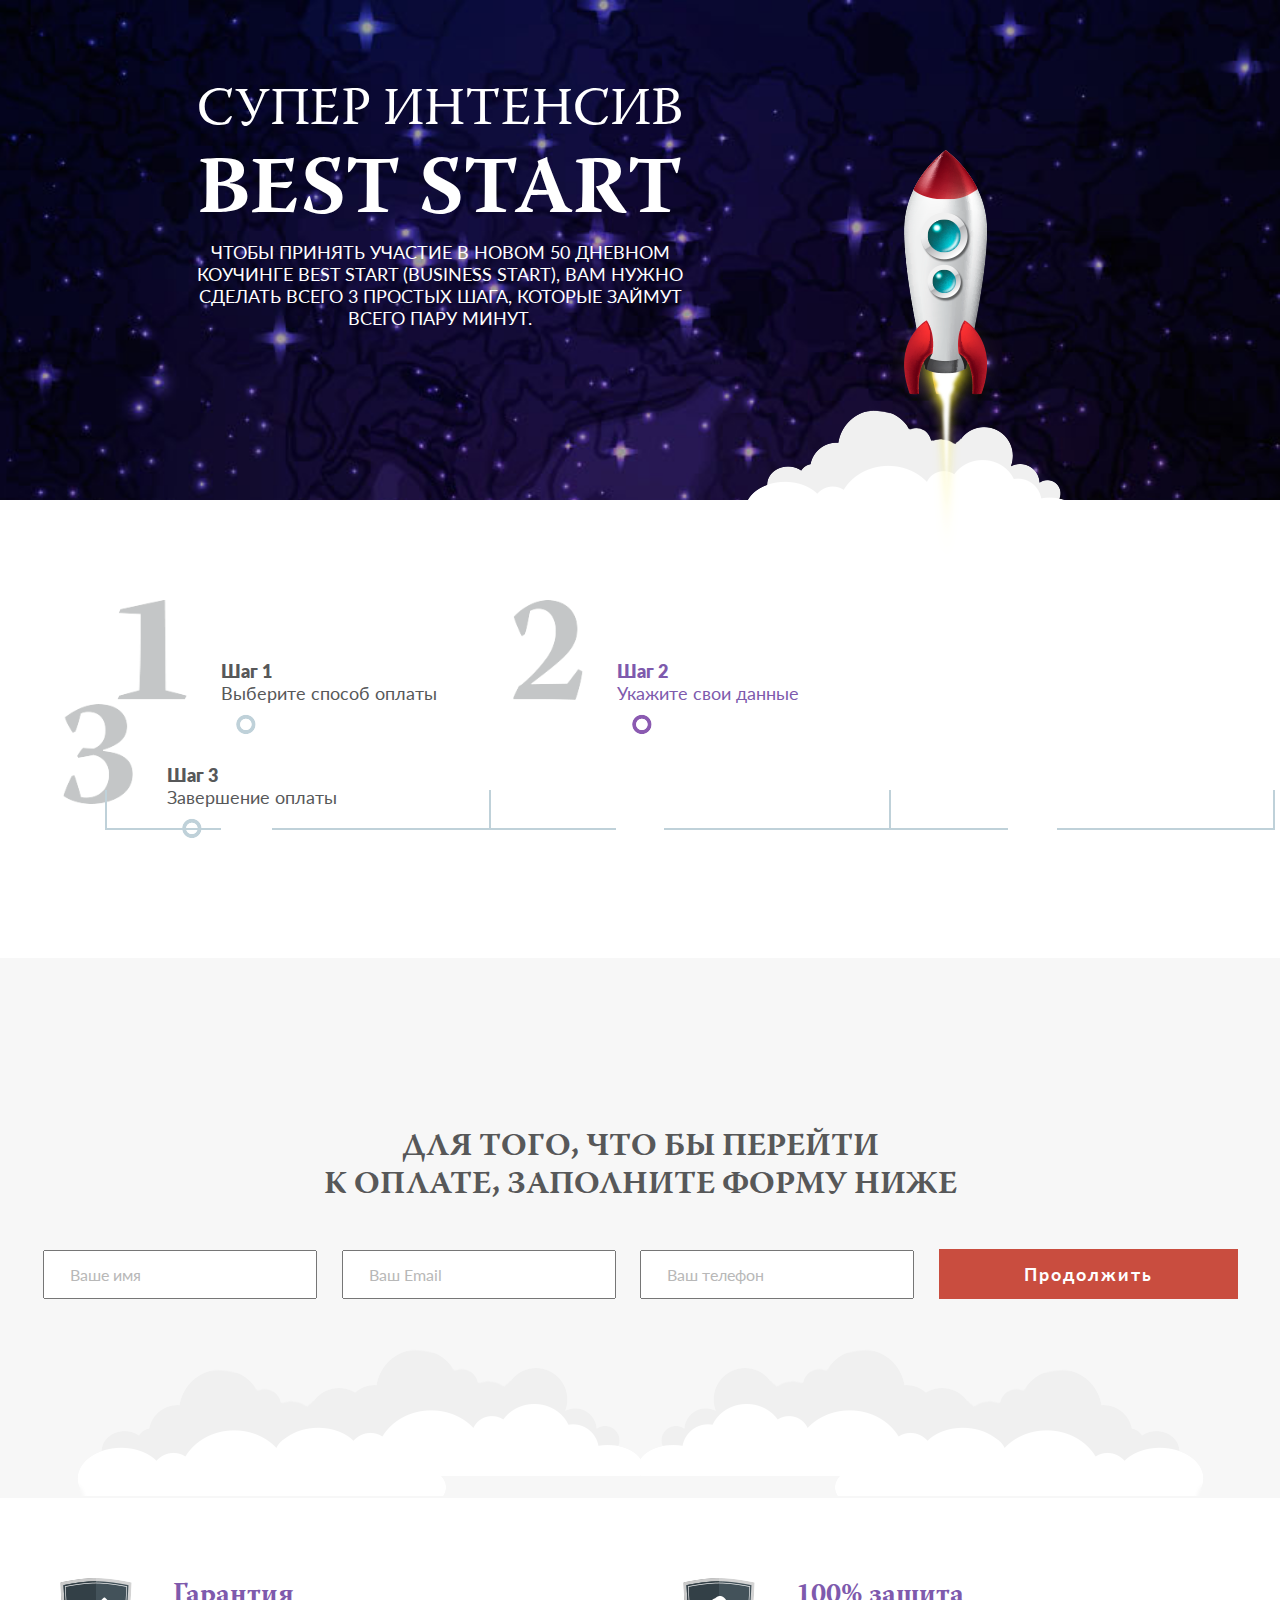
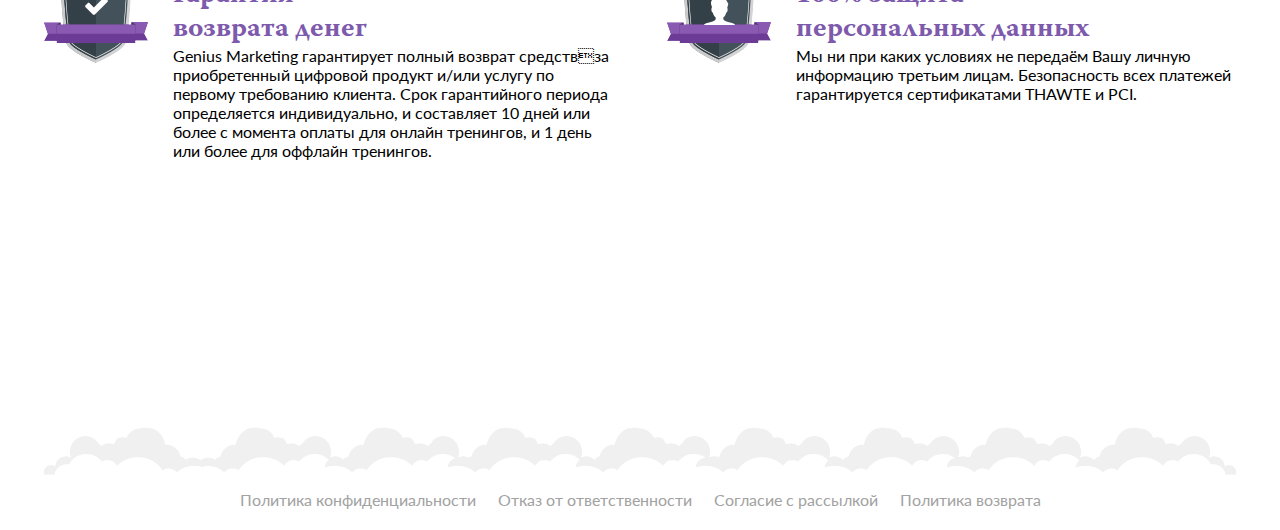
<file: payment_2.html>
<!DOCTYPE html>
<html lang="en">
<head>
    <meta charset="UTF-8">
    <meta name="viewport" content="width=device-width, initial-scale=1"/>
    <link rel="shortcut icon" href="images/favico.png" type="image/png">
    <link rel="stylesheet" href="css/custom.css">
    <link rel="stylesheet" href="css/main.css">
  
        
    <script src="js/jquery-2.1.1.min.js"></script>
    
    
    <title>Best start</title>
</head>
<body>
<header class="header_sec">
    <div class="container">
        <div class="banner">
            <h2>
                супер интенсив
            </h2>
            <h1>
                best start
            </h1>
            <h3>
              ЧТОБЫ ПРИНЯТЬ УЧАСТИЕ В НОВОМ 50 ДНЕВНОМ КОУЧИНГЕ BEST START (Business Start), ВАМ НУЖНО СДЕЛАТЬ ВСЕГО 3 ПРОСТЫХ ШАГА, КОТОРЫЕ ЗАЙМУТ ВСЕГО ПАРУ МИНУТ.
            </h3>
        </div>
        <div class="rocket">
            <img src="images/hed_rocket.png" alt="" class="rokan">
        </div>
        <div class="cloud">
            <img src="images/cloud_hed.png" alt="">
        </div>
    </div>  
</header>
<div class="steps">
    <div class="container">
        <ul>
            <li>
                <img src="images/f1.png" alt="">
            </li>
            <li>
               <h2>Шаг 1</h2>
               <p>
                   Выберите способ оплаты
               </p> 
               <img src="images/krug_stand.png" alt="">
            </li>
            
        </ul>
        <ul>
            <li>
                <img src="images/f2.png" alt="">
            </li>
            <li>
                <h2>Шаг 2</h2>
               <p>
                   Укажите свои данные
               </p> 
               <img src="images/krug_fiol.png" alt="">
            </li>
        </ul>
        <ul>
            <li>
                <img src="images/f3.png" alt="">
            </li>
            <li>
                <h2>Шаг 3</h2>
               <p>
                   Завершение оплаты
               </p> 
               <img src="images/krug_stand.png" alt="">
            </li>
        </ul>
        <div class="steps_line">
            <img src="images/oplbot.png" alt="">
        </div>
    </div>
</div>




<div class="pay2">
    <div class="container">
        <h2>
           Для того, что бы перейти<br>к оплате, заполните форму ниже
        </h2>
        <form action="" method="post" class="pay_form">
                <input type="text" placeholder="Ваше имя" required>
                <input type="email" placeholder="Ваш Email" required>
                <input type="tel" placeholder="Ваш телефон" required>
                <input type="submit" value="Продолжить">
        </form>
        <img src="images/cloud_form.png" alt="">
    </div>
</div>
<div class="garant">
    <div class="container">
        <ul>
            <li>
                <img src="images/garant.png" alt="">
            </li>
            <li>
                <h2>
                    Гарантия<br>возврата денег
                </h2>
                <p>
                    Genius Marketing гарантирует полный возврат средствза приобретенный цифровой продукт и/или услугу по первому требованию клиента. Срок гарантийного периода определяется индивидуально, и составляет 10 дней или более с момента оплаты для онлайн тренингов, и
                    1 день или более для оффлайн тренингов.
                </p>
            </li>
        </ul>
        <ul>
            <li>
                <img src="images/secure.png" alt="">
            </li>
            <li>
                <h2>
                    100% защита<br>персональных данных
                </h2>
                <p>
                    Мы ни при каких условиях не передаём Вашу личную информацию третьим лицам. Безопасность всех
                    платежей гарантируется сертификатами
                    THAWTE и PCI.
                </p>
            </li>
        </ul>
    </div>
</div>
<footer class="footer_pay" id="contacts" >
    <div class="container" >
        <h2>© 2016 mybusiness.spaceВсе права защищены. Любое копирование материалов разрешено только с согласия правообладателей. По всем вопросам обращайтесь: info@ mybusiness.space
        <br><br>
        ИП Барсукова ОГРНИП 316774600091659 ИНН 7744000302
        </h2>
        <ul>
            <li>
                <h3>
                    Присоединяйтесь к нам в социальных сетях:
                </h3>
            </li>
            <li>
               <a href="#"><img src="images/fb.png" alt=""></a>
                
            </li>
            <li>
               <a href="#"><img src="images/vk.png" alt=""></a>
                
            </li>
            <li>
               <a href="#"><img src="images/ig.png" alt=""></a>
                
            </li>
            <li>
               <a href="#"><img src="images/yt.png" alt=""></a>
                
            </li>
        </ul>
        
    </div>
    
</footer>
<div class="bot_white">
        <ul>
            <li>
               <a href="#">Политика конфиденциальности </a>
                
            </li>
            <li>
               <a href="#">Отказ от ответственности</a>
                
            </li>
            <li>
               <a href="#">Согласие с рассылкой</a>
                
            </li>
            <li>
               <a href="#">Политика возврата</a>
                
            </li>
        </ul>
</div>
<div class="popap">
    
</div>
<div id="toTop"  onmousedown="return false"><img src="images/up.png" alt="Вверх"></div>
     <script src="js/jquery-2.1.1.min.js"></script>
           <script type="text/javascript">
            $(function() {
                  $(window).scroll(function() {
                    if($(this).scrollTop() != 0) {
                      $('#toTop').fadeIn();
                    } 
                    else {
                        $('#toTop').fadeOut();
                    }
                });
                $('#toTop').click(function() {
                    $('body,html').animate({scrollTop:0},800);
                });
               
            });
         </script>  


<script type="text/javascript">
    $(document).ready(function(){
            $('.menu_line').click(function(event){
                $('.sidebar').toggleClass('active'); 
});
    });
</script>
</body>
</html>
</file>
<file: css/custom.css>
html, body, div, span, applet, object, iframe, h1, h2, h3, h4, 
h5, h6, p, blockquote, pre, a, abbr, acronym, address, big, cite,
code, del, dfn, em, img, ins, kbd, q, s, samp, small, strike, 
strong, sub, sup, tt, var, b, u, i, center, dl, dt, dd, ol, ul, 
li, fieldset, form, label, legend, table, caption, tbody, tfoot, 
thead, tr, th, td, article, aside, canvas, details, embed, 
figure, figcaption, footer, header, hgroup, menu, nav, output, 
ruby, section, summary, time, mark, audio, video {
      margin: 0;
      padding: 0;
      border: 0;
      font-size: 100%;
      font: inherit;
      vertical-align: baseline;
      outline: none;
}
article, aside, details, figcaption, figure, footer, header, 
hgroup, menu, nav, section { 
    display: block; 
}
ol, ul {
    list-style: none;
}
blockquote, q { 
    quotes: none; 
}
blockquote:before, blockquote:after, q:before, q:after { 
    content: ''; 
    content: none; 
}
strong { 
    font-weight: bold; 
} 
input { 
    outline: none; 
}

table { 
    border-collapse: collapse; 
    border-spacing: 0; 
}
img { 
    border: 0; 
    max-width: 100%; 
}

a {
    text-decoration: none; 
}
a:hover { 
    text-decoration: underline; 
}
.float-left{
    float: left;
}
.float-right {
    float: right;
}
.clearfix:before,
.clearfix:after {
    content: " ";
    display: table;
}
 
.clearfix:after {
    clear: both;
}
</file>
<file: css/main.css>
@font-face{
    font-family:"War_Regular";
    src:url("../fonts/WarnockPro-Regular.otf") ;
}
@font-face{
    font-family:"War_Bold";
    src:url("../fonts/WarnockPro-Bold.otf") ;
}
@font-face{
    font-family:"Lato_Black";
    src:url("../fonts/Lato/Lato-Black.ttf") ;
}

@font-face{
    font-family:"Lato_Hairline";
    src:url("../fonts/Lato/Lato-Hairline.ttf") ;
}
@font-face{
    font-family:"Lato_Heavy";
    src:url("../fonts/Lato/Lato-Heavy.ttf") ;
}
@font-face{
    font-family:"Lato_Italic";
    src:url("../fonts/Lato/Lato-Italic.ttf") ;
}
@font-face{
    font-family:"Lato_Light";
    src:url("../fonts/Lato/Lato-Light.ttf") ;
}
@font-face{
    font-family:"Lato_LightItalic";
    src:url("../fonts/Lato/Lato-LightItalic.ttf") ;
}
@font-face{
    font-family:"Lato_Medium";
    src:url("../fonts/Lato/Lato-Medium.ttf") ;
}
@font-face{
    font-family:"Lato_MediumItalic";
    src:url("../fonts/Lato/Lato-MediumItalic.ttf") ;
}
@font-face{
    font-family:"Lato_Regular";
    src:url("../fonts/Lato/Lato-Regular.ttf") ;
}
@font-face{
    font-family:"Lato_Semibold";
    src:url("../fonts/Lato/Lato-Semibold.ttf") ;
}
@font-face{
    font-family:"Lato_SemiboldItalic";
    src:url("../fonts/Lato/Lato-SemiboldItalic.ttf") ;
}
@font-face{
    font-family:"Lato_Thin";
    src:url("../fonts/Lato/Lato-Thin.ttf") ;
}
@font-face{
    font-family:"Lato_ThinItalic";
    src:url("../fonts/Lato/Lato-ThinItalic.ttf") ;
}
@font-face{
    font-family:"Lato_Bold";
    src:url("../fonts/Lato/Lato-Bold.ttf") ;
}



    body{
        width: 100%;
        height: 100%;
        background-image: url(../images/background.jpg);
        background-size: cover;
        background-repeat: no-repeat;
        background-position: center;
        background-attachment: fixed;
    }
    .logo{
        width: 130px;
        position: absolute;
        margin-left: 100px;
        margin-top: 5px;
    }
    .header_main{
        width: 100%;
        height: 670px;
        display: block;
        position: relative;
    }
     .rocket_main{
        position: absolute;
        top:250px;
        margin-left: 870px;
        z-index: 100;
    }
    .anim{
        -webkit-animation-name: "inform_animate";
        -webkit-animation-duration:1s;
        -webkit-animation-iteration-count: 1;
    }
    @-webkit-keyframes "inform_animate"{
     from {
        opacity: 0;
        -webkit-transform: translate3d(0, 2000px, 0);
        transform: translate3d(0, 2000px, 0);
      }
      to {
        opacity: 1;
        -webkit-transform: none;
        transform: none;
      }
    }
    .anim1{
        -webkit-animation-name: "inform_animate1";
        -webkit-animation-duration:.5s;
        -webkit-animation-iteration-count: 1;
    }
    @-webkit-keyframes "inform_animate1"{
     from {
        opacity: 0;
        -webkit-transform: translate3d(0, 2000px, 0);
        transform: translate3d(0, 2000px, 0);
      }
      to {
        opacity: 1;
        -webkit-transform: none;
        transform: none;
      }
    }

	.banner{
        width: 500px;
        margin-left: 150px;
        position: absolute;
    }
    .cloud_main{
        position: absolute;
        top: 555px;
        margin-left: 740px;
    }
	.banner h1{
        color: #fff;
        font-size: 81px;
        text-transform: uppercase;
        text-align: center;
        font-family:"War_Bold";
    }
    .banner h2{
        color: #fff;
        font-size: 53px;
        text-transform: uppercase;
        text-align: center;
        font-family:"War_Regular";
        padding-top:80px;
    }
    .banner h3{
        color: #fff;
        font-size: 18px;
        text-transform: uppercase;
        text-align: center;
        font-family:"Lato_Regular";
        width: 100%;
        margin-left: auto;
        margin-right: auto;
    }
    .banner h4{
        color: #fff;
        font-size: 16px;
        text-transform: uppercase;
        text-align: center;
        font-family:"Lato_Bold";
        margin-top: 15px;
        width: 200px;
        margin-left: auto;
        margin-right: auto;
    }
	.but_bord1{
        border: 5px solid transparent;
        display: inline-block;
        border-radius: 25px;
        margin-top: 50px;
        margin-bottom: 50px;
        height: auto;
        transition: .3s;
         margin-left: 120px;
    }

    .banner a{
        background-color: #c94d3f;
        border: 5px solid rgba(164,64,57,.5);
        border-radius: 20px;
        padding: 10px 40px;
        font-family:"Lato_Regular";
        color: #fff;
        display: block;
        font-size: 20px;
    }
    .but_bord1:hover{
        border: 5px solid rgba(201,77,63,.5);
        transition: .3s;
    }
    .banner a:hover{
        text-decoration: none;
    }
    .clock{
        width: 100%;
        padding-top: 100px;
        padding-bottom: 70px;
        height: auto;
        text-align: center;
        background-color: #fff;
    }





    .cloki{
        display: inline-block;
        margin-left: -120px;
    }
    .clocki img{
        width: 230px;
        height: 350px;
        float: none;

    }
    .clock p{
        width: 540px;
        font-size: 22px;
        font-family:"Lato_Regular";
        color: #575859;
        display: inline-block;
        vertical-align: top;
        margin-top: 100px;
        text-align: left;
        margin-left: 80px;
    }
     .clock span{
        font-size: 22px;
        font-family:"Lato_Bold";
        color: #575859;
        display: inline-block;
        vertical-align: top;
        text-align: left;
        margin-top: 20px;
    }
    .moon{
        position: absolute;
        margin-top: -40px;
        margin-left:920px;
    }
    .telesc{
        position: absolute;
        margin-top: 110px;
        margin-left:1100px;
    }
    .chance{
        width: 100%;
        height: auto;
        background-color: #f9f9f9;
        text-align: center;
        padding-top: 50px;
    }
    .chance li{
        display: inline-block;
        vertical-align: top;
    }
    .chance ul li:first-child{
        width: 600px;
    }
    .chance b{
        font-size: 20px;
        font-family:"Lato_Bold";
        color: #575859;
        display: inline-block;

    }
    .but_bord2{
        border: 5px solid transparent;
        display: inline-block;
        border-radius: 25px;
        margin-top: -230px;
        margin-bottom: 50px;
        height: auto;
        transition: .3s;
        position: absolute;
        margin-left: -550px;
    }

    .chance a{
        background-color: #c94d3f;
        border: 5px solid rgba(164,64,57,.5);
        border-radius: 20px;
        padding: 10px 40px;
        font-family:"Lato_Regular";
        color: #fff;
        display: block;
        font-size: 20px;
    }
    .but_bord2:hover{
        border: 5px solid rgba(201,77,63,.5);
        transition: .3s;
    }
    .chance a:hover{
        text-decoration: none;
    }
    .chance h2{
        color: #6e7172;
        font-size: 38px;
        text-transform: uppercase;
        text-align: left;
        font-family:"War_Bold";
        padding-top:50px;
    }
    .chance p{
        font-size:20px;
        font-family:"Lato_Regular";
        text-align:left;
        padding: 0;
        color: #575859;
    }


    .proj{
        text-align: center;
        padding-bottom: 80px;
        background-color: #fff;
    }
     .proj h2{
        color: #6e7172;
        font-size: 38px;
        text-transform: uppercase;
        text-align: center;
        font-family:"War_Bold";
        padding-top:90px;
        width: auto;
        margin-left: auto;
        margin-right: auto;
    }
    .proj ul{
        width: 250px;
        margin-left: auto;
        margin-right: auto;
        margin-top: 90px;
        font-family:"Lato_Regular";
        display: inline-block;
        vertical-align: top;
    }
    .proj li:nth-child(1){
        height: 130px;

    }
    .proj li:nth-child(2){
        margin-top: 15px;
        font-size: 18px;
    }
    .bg2{

        width: 100%;
        height: 300px;
    }

     .flearn h2{
        color: #6e7172;
        font-size: 38px;
        text-transform: uppercase;
        text-align: center;
        font-family:"War_Bold";
        padding-top:30px;
        width: auto;
        margin-left: auto;
        margin-right: auto;
        margin-bottom: 50px;

    }
    .flearn ul li img{
        width: 80px;
        height: 120px;
        opacity: .3;
    }
    .flearn {
       text-align: center;
        background-color: #fff;
        height: 1200px;
    }
    .flearn ul{
        padding: 0px 5px;
        margin-top: 30px;
        font-family:"Lato_Regular";
        display: inline-block;
    }
    .flearn ul li{
        margin-top: 10px;
        display: inline-block;
    }

    .flearn img{
        margin-top: 0px;
        opacity: 1;
    }

    .vert_line{
        position: absolute;
        margin-left: 640px;
        margin-top: 50px;
    }

    .but_bord3{
        border: 5px solid transparent;
        display: inline-block;
        border-radius: 25px;
        margin-top: 820px;
        margin-bottom: 50px;
        height: auto;
        transition: .3s;
    }

    .flearn a{
        background-color: #c94d3f;
        border: 5px solid rgba(164,64,57,.5);
        border-radius: 20px;
        padding: 10px 40px;
        font-family:"Lato_Regular";
        color: #fff;
        display: block;
        font-size: 20px;
    }
    .but_bord3:hover{
        border: 5px solid rgba(201,77,63,.5);
        transition: .3s;
    }
    .flearn a:hover{
        text-decoration: none;
    }
    .l_row  li:nth-child(1){
        margin-top: 0px;
        width: 115px;
        height: 120px;
        opacity: .5;
    }
    .l_row  li:nth-child(2){
        margin-top: 0px;
        width: 350px;
    }
    .r_row  li:nth-child(2){
        margin-top: 0px;
        width: 115px;
        height: 120px;
        margin-left: 20px;
        opacity: .5;
    }
    .r_row  li:nth-child(1){
        margin-top: 0px;
        width: 350px;
    }
    .l_row ul:first-child{
        text-align: right;
        margin-left: -500px;
        margin-top: 10px;
        position: absolute;
    }
    .l_row ul:nth-child(2){
        text-align: right;
        margin-left: -500px;
        margin-top:215px;
        position: absolute;
    }
     .r_row ul:first-child{
        text-align: left;
        margin-left: 30px;
        margin-top: 90px;
        position: absolute;
    }
    .r_row ul:nth-child(2){
        text-align: left;
        margin-left: 30px;
        margin-top: 310px;
        position: absolute;
    }
    .rock img{
        position: absolute;
        margin-top: 450px;
        margin-left: -69px;
    }
    .rock_left{
        width: 375px;
        text-align: left;
        position: absolute;
        margin-left: 170px;
        margin-top: -360px;
    }
    .rock_left h3{
        font-family: "Lato_Bold";
        font-size: 20px;
        color: #7e5aad;
    }
    .rock_left img{
        margin-left: 190px;
        margin-top: 30px;
    }
    .rock_right{
        width: 385px;
        position: absolute;
        margin-left: 760px;
        margin-top: -360px;
    }
     .rock_right h3{
        font-family: "Lato_Bold";
        font-size: 20px;
        color: #7e5aad;
        text-align: right;
    }
    .rock_right img{
        margin-left: -100px;
        margin-top: 30px;
    }

    .planet{
        position: absolute;
        margin-top: -250px;
        margin-left: 450px;
        opacity: .2;
    }
    .mstar{
        position: absolute;
        margin-top: -980px;
        margin-left:800px;
        opacity: .2;
    }
    .star{
        position: absolute;
        margin-top: -540px;
        margin-left: 320px;
        opacity: .2;
    }
    .boock{
        position: absolute;
        margin-top: -250px;
        margin-left: 750px;
        opacity: .2;
    }
    .course{
        background-color: #f7f7f7;
        padding-bottom: 30px;
        text-align: center;
    }
    .course h2{
        color: #6e7172;
        font-size: 38px;
        text-transform: uppercase;
        text-align: center;
        font-family:"War_Bold";
        padding-top:100px;
        width: auto;
        margin-left: auto;
        margin-right: auto;
        margin-bottom: 10px;
    }
    .course b{
        font-family:"Lato_Black";
        display: inline-block;
    }
    .course ul{
        width: auto;
        margin-left: auto;
        margin-right: auto;
        text-align: center;
        font-family:"Lato_Regular";
        margin-top: 30px;
        font-size: 16px;
    }
    .l_course{
        display: inline-block;
        vertical-align: top;
    }
    .l_course li{
        display: inline-block;
    }
    .l_course li:nth-child(1){
        width: 335px;
        text-align: right;
        margin-top: 55px;
        margin-right: 15px;
    }
    .l_course li:nth-child(2){

    }

    .r_course{
        display: inline-block;
        vertical-align: top;
        margin-left: 130px;
    }
    .r_course li{
        display: inline-block;
    }
    .r_course li:nth-child(1){

    }
    .r_course li:nth-child(2){
        width: 370px;
        text-align: left;
        margin-top: 55px;
        margin-left: 15px;
    }
    .r_course ul:nth-child(7){
        margin-top: 10px;
        margin-bottom: -36px;
    }
    .linecg1{
        width: 135px;
        height: 2px;
        background-color: #d2c8e1;
        position: absolute;
        margin-top: -50px;
        margin-left: -135px;
    }
    .linecg2{
        width: 135px;
        height: 2px;
        background-color: #d2c8e1;
        position: absolute;
        margin-top: -8px;
        margin-left: -135px;
    }
    .linecv1{
        width: 2px;
        height: 100px;
        background-color: #d2c8e1;
        position: absolute;
        margin-top: -9px;
        margin-left: 45px;
    }
    .linecv2{
        width: 2px;
        height: 100px;
        background-color: #d2c8e1;
        position: absolute;
        margin-top: -9px;
        margin-left: -181px;
    }
    .linecv3{
        width: 2px;
        height: 94px;
        background-color: #d2c8e1;
        position: absolute;
        margin-top: 20px;
        margin-left: 45px;
    }
    .samol{
        position: absolute;
        opacity: .2;
        margin-top: -580px;
        margin-left: 590px;
    }
    .lupa{
        position: absolute;
        opacity: .2;
        margin-top: -360px;
        margin-left: 590px;
    }
    .piram{
        position: absolute;
        opacity: .2;
        margin-top: -180px;
        margin-left: 570px;
    }
    .but_bord4{
        border: 5px solid transparent;
        display: inline-block;
        border-radius: 25px;
        margin-top:50px;
        margin-bottom: 50px;
        height: auto;
        transition: .3s;
    }

     .course  a{
        background-color: #c94d3f;
        border: 5px solid rgba(164,64,57,.5);
        border-radius: 20px;
        padding: 10px 40px;
        font-family:"Lato_Regular";
        color: #fff;
        display: block;
        font-size: 20px;
    }
    .course a:hover{
       text-decoration: none;
    }
    .but_bord4:hover{
        border: 5px solid rgba(201,77,63,.5);
        transition: .3s;
    }




    .prines{
        width: 100%;
        height: 800px;
        background-image: url(../images/bg3.jpg);
        background-position:center;
        background-repeat: no-repeat;
        background-size: cover;
        padding-bottom: 40px;
    }
    .prines_header h2{
        color: #6e7172;
        font-size: 38px;
        text-transform: uppercase;
        text-align: center;
        font-family:"War_Bold";
        padding-top:30px;
        padding-bottom: 30px;
        width: auto;
        margin-left: auto;
        margin-right: auto;
        background-color: #fff;
    }
    .prines ul{
        width: 280px;
        margin-left: auto;
        margin-right: auto;
        text-align: center;
        font-family:"Lato_Regular";
        margin-top: 30px;
        font-size: 18px;
        display: inline-block;
    }
    .prines ul:nth-child(1){
        position: absolute;
        margin-left: 670px;
        margin-top:30px;
    }

    .prines ul:nth-child(2){
        position: absolute;
        margin-left: 850px;
        margin-top: 250px;
    }
    .prines ul:nth-child(3){
        position: absolute;
        margin-left: 540px;
        margin-top: 350px;
    }
    .prines ul:nth-child(4){
        position: absolute;
        margin-left: 680px;
        margin-top: 570px;
    }

    .nuzhno{
        width: 100%;
        height: auto;
        background-color: #fff;
        text-align: center;
    }
    .nuzhno h2{
        color: #6e7172;
        font-size: 38px;
        text-transform: uppercase;
        text-align: center;
        font-family:"War_Bold";
        padding-top:100px;
        padding-bottom:100px;
        width: auto;
        margin-left: auto;
        margin-right: auto;
        background-color: #fff;
    }
    .nuzhno ul{
        display: inline-block;
        font-family:"Lato_Regular";
        font-size: 18px;
        display: inline-block;
        margin-left: 135px;
    }
    .nuzhno ul:nth-child(2){
        margin-left: 0px;
    }
    .nuzhno li:nth-child(2){
        margin-top: 20px;
    }
    .but_bord5{
        border: 5px solid transparent;
        display: inline-block;
        border-radius: 25px;
        margin-top:100px;
        margin-bottom: 90px;
        height: auto;
        transition: .3s;
    }

     .nuzhno  a{
        background-color: #c94d3f;
        border: 5px solid rgba(164,64,57,.5);
        border-radius: 20px;
        padding: 10px 40px;
        font-family:"Lato_Regular";
        color: #fff;
        display: block;
        font-size: 20px;
    }
    .nuzhno  a:hover{
       text-decoration: none;
    }
    .but_bord5:hover{
        border: 5px solid rgba(201,77,63,.5);
        transition: .3s;
    }


    .learn_proj{
        background-color: #f7f7f7;
        z-index: 10000;
        text-align: center;
        padding-bottom: 90px;
    }
    .learn_proj h2{
        color: #6e7172;
        font-size: 38px;
        text-transform: uppercase;
        text-align: center;
        font-family:"War_Bold";
        padding-top:100px;
        padding-bottom:100px;
        width: auto;
        margin-left: auto;
        margin-right: auto;
    }
    .learn_proj ul{
        width:350px;
        height:auto;
        display: inline-block;
        margin-left: 40px;
        margin-top: -50px;
        z-index: 10000;
        padding-top: 280px;
        vertical-align: top;
    }
    .learn_proj li{
        padding: 0px 40px;
        text-align: left;
        font-size: 16px;
        margin-top: 15px;
        font-family: "Lato_Regular";
    }
    .learn_proj ul:nth-child(2){
        background-image: url(../images/cd.png);
        background-repeat: no-repeat;
        background-position: center;
        margin-left: 0px;
        vertical-align: top;
        height: 600px;
    }
    .learn_proj ul:nth-child(3){
        background-image: url(../images/cd2.png);
        background-repeat: no-repeat;
        background-position: center;
        height: 800px;
    }
    .learn_proj ul:nth-child(4){
        background-image: url(../images/cd3.png);
        background-repeat: no-repeat;
        background-position: center;
        height: 1100px;
    }
    .clod1{
        position: absolute;
        margin-top: 190px;
        margin-left: 40px;
        z-index:1;
    }
    .learn_proj span{
        padding-left: 20px;
        display: block;
        padding-top: 12px;
    }
    .learn_proj h3{
        font-family:"War_Bold";
        font-size: 32px;
        color: #8b59b2;
        margin-top: -150px;
    }
    .learn_proj h4{
        font-family:"Lato_Black";
        font-size: 16px;
        color: #8b59b2;

    }
    .learn_proj h5{
        font-family:"War_Bold";
        font-size: 32px;
        color: #8b59b2;
        margin-top: 10px;
    }
      .learn_proj h6{
        font-family:"Lato_Black";
        font-size: 12px;
        color: #9b9b9b;
        padding-top: 15px;
        text-align: left;
        padding-left: 40px;

    }

    .but_bord6{
        border: 5px solid transparent;
        display: inline-block;
        border-radius: 25px;
        margin-top:20px;
        height: auto;
        transition: .3s;
    }

     .learn_proj  a{
        background-color: #c94d3f;
        border: 5px solid rgba(164,64,57,.5);
        border-radius: 20px;
        padding: 10px 40px;
        font-family:"Lato_Regular";
        color: #fff;
        display: block;
        font-size: 20px;
    }
    .learn_proj a:hover{
       text-decoration: none;
    }
    .but_bord6:hover{
        border: 5px solid rgba(201,77,63,.5);
        transition: .3s;
    }
    .telec{
        position: absolute;
        margin-top: -370px;
        margin-left: 130px;
    }

    .garant_vozvrat{
        background-color: #fff;
        text-align: center;
    }
    .garant_vozvrat div{
        display: inline-block;
        vertical-align: top;
    }
    .garant_vozvrat div:nth-child(2){
        width: 605px;
        margin-top: 90px;
    }
    .garant_vozvrat h2{
        color: #6e7172;
        font-size: 32px;
        text-transform: uppercase;
        text-align: left;
        font-family:"War_Bold";
        width: auto;
        margin-left: auto;
        margin-right: auto;
    }
    .garant_vozvrat p{
        font-family:"Lato_Regular";
        font-size: 18px;
        color: #57534f;
        padding-top: 15px;
        text-align: left;
    }
    .garant_vozvrat h3{
        font-family:"Lato_Black";
        font-size: 18px;
        color: #57534f;
        padding-top: 15px;
        text-align: left;
    }



    .obych{
        width: 100%;
        height: 635px;
        background-image: url(../images/bg5.jpg);
        background-position: center;
        background-size: cover;
        background-repeat: no-repeat;
        text-align: center;

    }
    .obych li{
        display: inline-block;
        vertical-align: top;
        width: 580px;
        margin-top: 80px;
    }
    .obych h2{
        color: #6e7172;
        font-size: 30px;
        text-transform: uppercase;
        text-align: right;
        font-family:"War_Bold";
    }
    .obych p{
        color: #6e7172;
        font-size: 18px;
        text-align: left;
        font-family:"Lato_Regular";
        margin-left: 30px;
    }

    .otzyvy{
        width: 100%;
        background-color: #fff;
        text-align: center;
        padding-bottom: 110px;
    }
    .otzyvy h2{
        color: #6e7172;
        font-size: 38px;
        text-transform: uppercase;
        text-align: center;
        font-family:"War_Bold";
        padding-top:100px;
        padding-bottom:60px;
        width: auto;
        margin-left: auto;
        margin-right: auto;
    }
    .vid{
        width: 500px;
        height: 390px;
        background-color: #e7ebed;
        border-radius: 15px;
        display: inline-block;
    }
    .vid img{
        position: absolute;
        margin-top: -170px;
        margin-left: 218px;
    }
    .vid iframe{
        width: 420px;
        height: 315px;
        border: 3px solid #fff;
        margin-top: 35px;
       border-radius: 5px;

    }
    .buttons{
        display: inline-block;
        margin-left: 60px;
        text-align: left;
        vertical-align: top;
    }
    .buttons li{
        display: inline-block;
        text-align: left;
    }
    .buttons h3{
        font-size: 18px;
        font-family: "Lato_Black";
        color: #8b59b2;
        margin-left: 20px;
    }
    .buttons h4{
        font-size: 18px;
        font-family: "Lato_regular";
        color: #6e7172;
        margin-left: 20px;
    }
    #but_1{
        color:#000;
        cursor: pointer;
        margin-top: 70px;
    }
    #but_2{
        color: #000;
        cursor: pointer;
        margin-top: 55px;
    }
    #but_3{
        color: #000;
        cursor: pointer;
        margin-top: 55px;
    }
    .cont_1{
        display: block;
    }
    .cont_2{
        display: none;
    }
    .cont_3{
        display: none;
    }
      .main_footer{
        width: 100%;
        height: 250px;
        text-align: center;

    }
    .main_footer h2{
        font-size: 16px;
        font-family:"Lato_Regular";
        color: #fff;
        z-index: 100;
        text-align: center;
        width: 770px;
        margin-left: auto;
        margin-right: auto;
        padding-top: 30px;
    }
    .main_footer h3{
        font-size: 16px;
        font-family:"Lato_Regular";
        color: #fff;
        z-index: 100;
        padding-top: 30px;
        text-transform: uppercase;
    }
    .main_footer li{
        display: inline-block;
        margin-left: 18px;
    }
    .main_footer li:first-child{
        margin-left: 0px;
    }
    .bot_white{
        height: 40px;
        width: 100%;
        background-color: #fff;
        bottom: 0;
        text-align: center;
    }
    .bot_white li{
        display: inline-block;
        margin-left: 18px;
    }
    .bot_white li:first-child{
        margin-left: 0px;
    }
    .bot_white a{
        font-size: 16px;
        font-family:"Lato_Regular";
        color: #a2a2a2;
    }
    .bot_white a:hover{
        text-decoration: none;
    }


    #toTop {
    width:76px;
    height: 76px;
    background:#6e6e6e;
    border-radius: 5px;
    position:fixed;
    bottom:50px;
    right:30px;
    cursor:pointer;
    display:none;
    opacity: .8;
    z-index: 10000;
}
#toTop:hover{
    opacity: 1;
    background-color: #aaa;
    transition: .5s;
}
#toTop img{
    display: block;
    margin-left: auto;
    margin-right: auto;
    vertical-align: middle;
    margin-top: 5px;
    width: 90%;
}
 /*-------------------PAYMENT------------------------------------*/

     .header_sec{
        width: 100%;
        height: 500px;
        display: block;
        position: relative;
        background-image: url(../images/background.jpg);
        background-size: cover;
        background-repeat: no-repeat;
        background-position: center;
        background-attachment: fixed;
        top: 0;
    }

    .container{
        width: 1300px;
        display: block;
        margin-left: auto;
        margin-right: auto;
        height: auto;
    }

    .sidebar{
        display: none;

    }
    .menu{
        display: block;
        height: 90px;
        background-color: #fff;
        width: 100%;
    }
    .menu ul{
        float: right;
        margin-right: 100px;
    }
    .menu li{
        display: inline-block;
        margin-left: 40px;
        padding: 34px 0;

    }
    .menu a{
        color: #3f4244;
        font-family:"Lato_Medium";
        font-size: 16px;
        padding: 34px 0;
    }
    .menu a:hover{
        color: #c94d3f;
        text-decoration: none;
    }
    .menu li:hover{
        border-bottom: 3px solid #c94d3f;
    }
    .banner{
        width: 500px;
        margin-left: 150px;
        position: absolute;
    }
    .banner h2{
        font-size: 53px;

    }
    .banner h1{
        font-size: 81px;

    }
    .banner h3{
        font-size: 18px;
        font-family:"Lato_Regular";
        width: 100%;
    }
    .menu_line{
        display: none;
    }
    .rocket{
        position: absolute;
        top:150px;
        margin-left: 840px;
        z-index: 100;
    }

    .cloud{
        position: absolute;
        top: 410px;
        margin-left: 700px;
    }
    .steps {
        padding: 100px 0 150px 0;
        background-color: #fff;
    }
    .steps_line{
        position: absolute;
        margin-left: 65px;
        margin-top: -18px;
    }
    .steps ul{
        display: inline-block;

    }
    .steps li{
        display: inline-block;
    }
    .steps ul li:first-child img{
        width: 70px;
        opacity: .4;
        height: 100px;
    }
    .steps ul li:nth-child(2) img{
        width: auto;
        position: absolute;
        margin-left: 15px;
        margin-top: 10px;
    }
    .steps ul:nth-child(2) h2{
        color: #7e5aad;
    }
    .steps ul:nth-child(2) p{
        color: #7e5aad;
    }
    .steps ul:nth-child(1) {
        margin-left: 77px;
    }
    .steps ul:nth-child(2) {
        margin-left:28px;
    }
     .steps ul:nth-child(3) {
        margin-left: 23px;
    }
    .steps h2{
        font-size: 18px;
        font-family:"Lato_Black";
        color: #575859;
    }
    .steps p{
        font-size: 18px;
        font-family:"Lato_Regular";
        color: #575859;
    }
    .steps ul li:nth-child(1){
        width: 100px;
    }

    .steps ul li:nth-child(2){
        width: 260px;
        text-align: left;
    }



    .pomo{
        background-color: #f7f7f7;
        height: 80px;
        text-align: center;
    }
    .pomo h2{
        font-size: 18px;
        font-family:"Lato_Bold";
        padding-top: 30px;
        color: #575859;
    }
    .pomo a{
        font-size: 18px;
        font-family:"Lato_Bold";
        color: #7e5aad;
    }
    .pay{
        background-color: #fff;
    }
    .pay_row1 {
        margin-top: 70px;
        text-align: center;
    }

    .pay_row1 ul{
        display: inline-block;
        margin-left: 40px;
    }
    .pay_row1 ul:first-child{
        margin-left: 0px;
    }
    .pay_row1 li:nth-child(1){
        width: 250px;
        height: 80px;
        background-color: #f3f3f3;
        box-shadow: 3px 3px 10px 1px rgba(0,0,0,.4);
        border-radius: 0 0 5px 0;
    }
    .pay_row2{
        margin-top: 70px;
        text-align: center;
    }
    .pay_row2 ul:first-child{
        margin-left: 0px;
    }
    .pay_row2 ul{
        display: inline-block;
        margin-left: 40px;
    }
    .pay_row2 li:nth-child(1){
        width: 250px;
        height: 80px;
        background-color: #f3f3f3;
        box-shadow: 3px 3px 10px 1px rgba(0,0,0,.4);
        border-radius: 0 0 5px 0;
    }
    .pay{
        padding-bottom: 100px;
    }
    .pay h2{
        color: #575859;
        font-size: 32px;
        text-transform: uppercase;
        text-align: center;
        font-family:"War_Bold";
        padding-top: 90px;
    }
    .pay h3{
        color: #575859;
        font-size: 18px;
        text-align: center;
        font-family:"Lato_Bold";
        padding-top: 30px;
    }
    .pay a{
        font-size: 18px;
        color: #7e5aad;
        font-family:"Lato_Bold";
    }


    .teh_podder{
        background-color: #f7f7f7;
        padding-bottom: 100px;
    }
    .teh_podder h2{
        color: #575859;
        font-size: 32px;
        text-transform: uppercase;
        text-align: center;
        font-family:"War_Bold";
        padding-top: 90px;
    }
    .teh_podder h3{
        color: #575859;
        font-size: 18px;
        text-align: center;
        font-family:"Lato_Bold";
        padding-top: 30px;
    }
    .teh_form {
        width: 875px;
        margin-top: 40px;
        margin-left: auto;
        margin-right: auto;
        text-align: center;
    }

    .teh_form input[type="text"]:nth-child(1){
        width: 250px;
        height: 45px;
        color:#444;
        padding: 0 10px 0 10px;
        font-size: 16px;
        font-family:"Lato_Regular";
    }
    .teh_form input[type="text"]:nth-child(4){
        width: 400px;
        height: 45px;
        margin-top: 25px;
        color:#444;
        padding: 0 10px 0 10px;
        font-size: 16px;
        font-family:"Lato_Regular";

    }
    .teh_form input[type="text"]:nth-child(5){
        width: 400px;
        height: 45px;
        margin-left: 20px;
        margin-top: 25px;
        color:#444;
        padding: 0 10px 0 10px;
        font-size: 16px;
        font-family:"Lato_Regular";
    }
    ::-webkit-input-placeholder{
        color: #b8b8b8;
        padding-left: 15px;
        font-size: 16px;
        font-family:"Lato_Regular";

    }
    input[placeholder] {
       text-overflow: ellipsis;
    }
    :focus::-webkit-input-placeholder {
        color: transparent
    }
    .teh_form input[type="email"]{
        width: 250px;
        height: 45px;
        margin-left: 21px;
        color:#444;
        padding: 0 10px 0 10px;
        font-size: 16px;
        font-family:"Lato_Regular";
    }
    .teh_form input[type="tel"]{
        width: 250px;
        height: 45px;
        margin-left: 20px;
        color:#444;
        padding: 0 10px 0 10px;
        font-size: 16px;
        font-family:"Lato_Regular";
    }

    .teh_form input[type="submit"]{
        width: 510px;
        height: 45px;
        margin-top: 30px;
        background-color: #c94d3f;
        border: none;
        cursor: pointer;
        color: #fff;
        font-family:"Lato_Bold";
        font-size: 18px;
    }
    .teh_form textarea{
        width: 850px;
        height: 135px;
        margin-top: 25px;
        resize: none;
        outline: none;
        font-size: 16px;
        font-family:"Lato_Regular";
        padding: 10px;
    }

    footer{
        width: 100%;
        height: 250px;
        background-image: url(../images/bg_footer.png);
        background-repeat: no-repeat;
        background-position: bottom;
        text-align: center;
    }
    .footer_pay h2{
        font-size: 16px;
        font-family:"Lato_Regular";
        color: #fff;
        z-index: 100;
        text-align: center;
        width: 770px;
        margin-left: auto;
        margin-right: auto;
        padding-top: 30px;
    }
    .footer_pay h3{
        font-size: 16px;
        font-family:"Lato_Regular";
        color: #fff;
        z-index: 100;
        padding-top: 30px;
        text-transform: uppercase;
    }
    .footer_pay li{
        display: inline-block;
        margin-left: 18px;
    }
    .footer_pay li:first-child{
        margin-left: 0px;
    }


    /*--------------------------form 2-------------------*/
    .pay2{
        background-color: #f7f7f7;
        padding-top: 80px;
        height: 360px;
        padding-bottom: 100px;
    }
    .pay2 h2{
        color: #575859;
        font-size: 32px;
        text-transform: uppercase;
        text-align: center;
        font-family:"War_Bold";
        padding-top: 90px;
    }
    .pay2 img{
        display: block;
        margin-left: auto;
        margin-right: auto;
        margin-top: 50px;
    }
    .pay_form{
        display: block;
        margin-left: auto;
        margin-right: auto;
        text-align: center;
        margin-top: 15px;

    }
    .pay_form input{
        display: inline-block;
    }
    .pay_form input[type="text"]{
        width: 250px;
        height: 45px;
        color:#444;
        padding: 0 10px 0 10px;
        font-size: 16px;
        font-family:"Lato_Regular";
    }
    .pay_form input[type="email"]{
        width: 250px;
        height: 45px;
        margin-left: 21px;
        color:#444;
        padding: 0 10px 0 10px;
        font-size: 16px;
        font-family:"Lato_Regular";
    }
    .pay_form input[type="tel"]{
        width: 250px;
        height: 45px;
        margin-left: 20px;
        color:#444;
        padding: 0 10px 0 10px;
        font-size: 16px;
        font-family:"Lato_Regular";
    }
    .pay_form input[type="submit"]{
        letter-spacing: 2px;
        padding: 14px 85px;
        margin-top: 30px;
        background-color: #c94d3f;
        border: none;
        cursor: pointer;
        color: #fff;
        font-family:"Lato_Bold";
        font-size: 18px;
        margin-left: 21px;
    }

    .garant{
        padding-top: 80px;
        padding-bottom: 80px;
        text-align: center;
        background-color: #fff;
    }
    .garant h2{
        color: #7e5aad;
        font-family:"War_Bold";
        font-size: 28px;
    }
    .garant ul{
        display: inline-block;

    }
    .garant ul li{
        display: inline-block;
        vertical-align: top;
        text-align: left;
    }
     .garant ul:nth-child(2){
        margin-left: 50px;
    }
    .garant ul li:nth-child(1){
        width: 105px;
    }
    .garant ul li:nth-child(2){
        width: 440px;
        margin-left: 20px;
    }
    .garant p{
        font-size: 16px;
        font-family:"Lato_Regular";
    }

    .popup_filter{
        height: 100%;
        width: 100%;
        background-color:rgba(0,0,0,0.7);
        position: fixed;
        display: none;
        z-index: 100000;
        top: 0;
    }
    .popup{
        margin-top: 30px;
        width: 1100px;
        height: auto;
        padding: 10px 30px;
        background-color: #fff;
        margin-left: auto;
        margin-right: auto;    
        display: none;
        opacity: 1;
        position: absolute;
        z-index: 100000;
        position: relative;
    }
    .popup h2{
        color: #575859;
        font-size: 24px;
        text-transform: uppercase;
        text-align: center;
        font-family:"War_Bold";

    }
    .popup a{
        color: #c5c5c5;
        font-size: 32px;
        text-transform: uppercase;
        font-family:"Lato_Bold";
        float: right;
    }
    .popup a:hover{
        color: red;
        text-decoration: none;
    }
    .popup p{
        color: #575859;
        font-size: 16px;
        text-align: left;
        font-family:"Lato_Regular";
        margin-left: auto;
        margin-right: auto;
    }
    .popup_filter2{
        height: 100%;
        width: 100%;
        background-color:rgba(0,0,0,0.7);
        position: fixed;
        display: none;
        z-index: 100000;
        top: 0;
    }
    .popup2{
        margin-top: 50px;
        width: 700px;
        height: auto;
        padding: 20px 30px;
        background-color: #fff;
        margin-left: auto;
        margin-right: auto;    
        display: none;
        opacity: 1;
        position: absolute;
        z-index: 100000;
        position: relative;
    }
    .popup2 h2{
        color: #575859;
        font-size: 24px;
        text-transform: uppercase;
        text-align: center;
        font-family:"War_Bold";

    }
    .popup2 a{
        color: #c5c5c5;
        font-size: 32px;
        text-transform: uppercase;
        font-family:"Lato_Bold";
        float: right;
    }
    .popup2 a:hover{
        color: red;
        text-decoration: none;
    }
    .popup2 p{
        color: #575859;
        font-size: 16px;
        text-align: left;
        font-family:"Lato_Regular";
        margin-left: auto;
        margin-right: auto;
    }
    .popup_filter3{
        height: 100%;
        width: 100%;
        background-color:rgba(0,0,0,0.7);
        position: fixed;    
        display: none;
        z-index: 100000;
        top: 0;
    }
    .popup3{
        margin-top: 30px;
        width: 1100px;
        height: auto;
        padding: 20px 30px;
        background-color: #fff;
        margin-left: auto;
        margin-right: auto;    
        display: none;
        opacity: 1;
        position: absolute;
        z-index: 100000;
        position: relative;
    }
    .popup3 h2{
        color: #575859;
        font-size: 24px;
        text-transform: uppercase;
        text-align: center;
        font-family:"War_Bold";

    }
    .popup3 a{
        color: #c5c5c5;
        font-size: 32px;
        text-transform: uppercase;
        font-family:"Lato_Bold";
        float: right;
    }
    .popup3 a:hover{
        color: red;
        text-decoration: none;
    }
    .popup3 p{
        color: #575859;
        font-size: 16px;
        text-align: left;
        font-family:"Lato_Regular";
        margin-left: auto;
        margin-right: auto;
    }
    .popup_filter4{
        height: 100%;
        width: 100%;
        background-color:rgba(0,0,0,0.7);
        position: fixed;
        display: none;
        z-index: 100000;
        top: 0;
    }
    .popup4{
        margin-top: 140px;
        width: 700px;
        height: auto;
        padding: 30px 30px;
        background-color: #fff;
        margin-left: auto;
        margin-right: auto;    
        display: none;
        opacity: 1;
        position: absolute;
        z-index: 100000;
        position: relative;
    }
    .popup4 h2{
        color: #575859;
        font-size: 24px;
        text-transform: uppercase;
        text-align: center;
        font-family:"War_Bold";

    }
    .popup4 a{
        color: #c5c5c5;
        font-size: 32px;
        text-transform: uppercase;
        font-family:"Lato_Bold";
        float: right;
    }
    .popup4 a:hover{
        color: red;
        text-decoration: none;
    }
    .popup4 p{
        color: #575859;
        font-size: 16px;
        text-align: left;
        font-family:"Lato_Regular";
        margin-left: auto;
        margin-right: auto;
    }
@media(max-width:1280px){
    .container{
        width: 1200px;
        display: block;

        height: auto;
    }
    h1{
        font-size: 24px;
    }
    .garant_vozvrat img{
        width:500px;
        height:auto;
    }
}
@media(max-width:640px){
    .container{
        width: 600px;
        display: block;
        height: auto;
    }
    h1{
        font-size: 24px;
    }

@media(max-width:480px){
    .container{
        width: 480px;
        display: block;
        height: auto;
    }
    header{
        width: 100%;
        height: auto;
        display: block;
        position: relative;
        background-image: url(../images/background.jpg);
        background-size: cover;
        background-repeat: no-repeat;
        background-position: center;
        background-attachment: fixed;
        top: 0;

    }
    /*----menu------*/
    .menu{
        display: none;
    }
    .sidebar{
        background-color:rgba(250,250,250,1);
        width: 250px;
        height: 100%;
        position: absolute;
        margin-left: -250px;
        top: 0;
        transition: .3s;
        z-index: 1000;
    }
    .sidebar ul{
        margin-top: 70px;
    }

    .sidebar li{
        margin-top: 30px;
        padding-left: 15px;
    }
    .sidebar a{
        color: #000;
        font-size: 20px;
        font-family:"Lato_Bold";
    }
     .sidebar a:hover{
        color: #c94d3f;
        font-size: 20px;
        text-decoration: none;
    }
    .active{
        margin-left: 0;
        transition: .3s;
    }
    .menu_line{
        margin-left: 260px;
        margin-top: 10px;
        display: inline-block;
        position: absolute;
        z-index: 1000;
    }
    .menu_line div{
        width: 35px;
        height: 5px;
        background-color: #fff;
        margin-top: 5px;
    }
/*------end menu------*/
    .banner{
        text-align: center;
    }
    .banner h1{
        color: #fff;
        font-size: 44px;
        text-transform: uppercase;
        text-align: center;
        font-family:"War_Bold";
    }
    .banner h2{
        color: #fff;
        font-size: 30px;
        text-transform: uppercase;
        text-align: center;
        font-family:"War_Regular";
        padding-top:80px;
    }
    .banner h3{
        color: #fff;
        font-size: 16px;
        text-transform: uppercase;
        text-align: center;
        font-family:"Lato_Regular";
        width: 280px;
        margin-left: auto;
        margin-right: auto;
    }
    .banner h4{
        color: #fff;
        font-size: 16px;
        text-transform: uppercase;
        text-align: center;
        font-family:"Lato_Bold";
        margin-top: 15px;
        width: 200px;
        margin-left: auto;
        margin-right: auto;
    }
    .but_bord1{
        border: 5px solid transparent;
        display: inline-block;
        border-radius: 25px;
        margin-top: 50px;
        margin-bottom: 50px;
        height: auto;
        transition: .3s;
    }

    .banner a{
        background-color: #c94d3f;
        border: 5px solid rgba(164,64,57,.5);
        border-radius: 20px;
        padding: 10px 40px;
        font-family:"Lato_Regular";
        color: #fff;
        display: block;
        font-size: 20px;
    }
    .but_bord1:hover{
        border: 5px solid rgba(201,77,63,.5);
        transition: .3s;
    }
    .banner a:hover{
        text-decoration: none;
    }



    .clock{
        padding-top: 20px;
        padding-bottom: 20px;
    }
    .clocki img{
        float: left;
        width: 120px;
        height: auto;
    }
    .clock p{
        font-size: 14px;
        font-family:"Lato_Regular";
    }

    .chance{
        width: 100%;
        height: auto;
        background-color: #f9f9f9;
    }

}

@media(max-width:320px){
    body{
    }
    .container{
        width: 300px;
        display: block;
        height: auto;
    }
    header{
        width: 100%;
        height: auto;
        display: block;
        position: relative;
        background-image: url(../images/background.jpg);
        background-size: cover;
        background-repeat: no-repeat;
        background-position: center;
        background-attachment: fixed;
        top: 0;

    }
    /*----menu------*/
    .menu{
        display: none;
    }
    .sidebar{
        background-color:rgba(250,250,250,1);
        width: 250px;
        height: 100%;
        position: absolute;
        margin-left: -250px;
        top: 0;
        transition: .3s;
        z-index: 1000;
    }
    .sidebar ul{
        margin-top: 70px;
    }

    .sidebar li{
        margin-top: 30px;
        padding-left: 15px;
    }
    .sidebar a{
        color: #000;
        font-size: 20px;
        font-family:"Lato_Bold";
    }
     .sidebar a:hover{
        color: #c94d3f;
        font-size: 20px;
        text-decoration: none;
    }
    .active{
        margin-left: 0;
        transition: .3s;
    }
    .menu_line{
        margin-left: 260px;
        margin-top: 10px;
        display: inline-block;
        position: absolute;
        z-index: 1000;
    }
    .menu_line div{
        width: 35px;
        height: 5px;
        background-color: #fff;
        margin-top: 5px;
    }
/*------end menu------*/
    .banner{
        text-align: center;
    }
    .banner h1{
        color: #fff;
        font-size: 44px;
        text-transform: uppercase;
        text-align: center;
        font-family:"War_Bold";
    }
    .banner h2{
        color: #fff;
        font-size: 30px;
        text-transform: uppercase;
        text-align: center;
        font-family:"War_Regular";
        padding-top:80px;
    }
    .banner h3{
        color: #fff;
        font-size: 16px;
        text-transform: uppercase;
        text-align: center;
        font-family:"Lato_Regular";
        width: 280px;
        margin-left: auto;
        margin-right: auto;
    }
    .banner h4{
        color: #fff;
        font-size: 16px;
        text-transform: uppercase;
        text-align: center;
        font-family:"Lato_Bold";
        margin-top: 15px;
        width: 200px;
        margin-left: auto;
        margin-right: auto;
    }
    .but_bord1{
        border: 5px solid transparent;
        display: inline-block;
        border-radius: 25px;
        margin-top: 50px;
        margin-bottom: 50px;
        height: auto;
        transition: .3s;
    }

    .banner a{
        background-color: #c94d3f;
        border: 5px solid rgba(164,64,57,.5);
        border-radius: 20px;
        padding: 10px 40px;
        font-family:"Lato_Regular";
        color: #fff;
        display: block;
        font-size: 20px;
    }
    .but_bord1:hover{
        border: 5px solid rgba(201,77,63,.5);
        transition: .3s;
    }
    .banner a:hover{
        text-decoration: none;
    }



    .clock{
        padding-top: 20px;
        padding-bottom: 20px;
    }
    .clocki img{
        float: left;
        width: 120px;
        height: auto;
    }
    .clock p{
        font-size: 14px;
        font-family:"Lato_Regular";
    }

    .chance{
        width: 100%;
        height: auto;
        background-color: #f9f9f9;
        text-align: center;
    }
      .but_bord2{
        border: 5px solid transparent;
        display: inline-block;
        border-radius: 25px;
        margin-top: -150px;
        margin-bottom: 50px;
        height: auto;
        transition: .3s;
    }

    .chance a{
        background-color: #c94d3f;
        border: 5px solid rgba(164,64,57,.5);
        border-radius: 20px;
        padding: 10px 40px;
        font-family:"Lato_Regular";
        color: #fff;
        display: block;
        font-size: 20px;
    }
    .but_bord2:hover{
        border: 5px solid rgba(201,77,63,.5);
        transition: .3s;
    }
    .chance a:hover{
        text-decoration: none;
    }
    .chance h2{
        color: #333;
        font-size: 20px;
        text-transform: uppercase;
        text-align: center;
        font-family:"War_Bold";
        padding-top:50px;
    }
    .chance p{
        font-size:16px;
        font-family:"Lato_Regular";
        text-align:justify;
        padding: 0px 15px;
    }


    .proj{
        text-align: center;
        padding-bottom: 30px;

    }
     .proj h2{
        color: #333;
        font-size: 20px;
        text-transform: uppercase;
        text-align: center;
        font-family:"War_Bold";
        padding-top:30px;
        width: 280px;
         margin-left: auto;
        margin-right: auto;
    }
    .proj ul{
        width: 250px;
        margin-left: auto;
        margin-right: auto;
        margin-top: 20px;
        font-family:"Lato_Regular";
    }
    .proj li:nth-child(2){
        margin-top: 15px;
    }
    .bg2{

        width: 100%;
        height: 150px;
    }

     .flearn h2{
        color: #333;
        font-size: 20px;
        text-transform: uppercase;
        text-align: center;
        font-family:"War_Bold";
        padding-top:30px;
        width: 280px;
        margin-left: auto;
        margin-right: auto;
    }
    .flearn ul li img{
        width: 60px;
        opacity: .3;
    }
    .flearn {
       text-align: center;
    }
    .flearn ul{
        padding: 0px 5px;
        margin-top: 30px;
        font-family:"Lato_Regular";
    }
    .flearn ul li{
        margin-top: 10px;
    }
    .flearn img{
       margin-top: 0px;
        opacity: 9;
    }
    .but_bord3{
        border: 5px solid transparent;
        display: inline-block;
        border-radius: 25px;
        margin-top: 20px;
        margin-bottom: 50px;
        height: auto;
        transition: .3s;
    }

    .flearn a{
        background-color: #c94d3f;
        border: 5px solid rgba(164,64,57,.5);
        border-radius: 20px;
        padding: 10px 40px;
        font-family:"Lato_Regular";
        color: #fff;
        display: block;
        font-size: 20px;
    }
    .but_bord3:hover{
        border: 5px solid rgba(201,77,63,.5);
        transition: .3s;
    }
    .flearn a:hover{
        text-decoration: none;
    }


    .course{
        background-color: #f7f7f7;
        padding-bottom: 30px;
    }
    .course h2{
        color: #333;
        font-size: 20px;
        text-transform: uppercase;
        text-align: center;
        font-family:"War_Bold";
        padding-top:30px;
        width: 280px;
        margin-left: auto;
        margin-right: auto;
    }
    .course b{
        font-family:"Lato_Black";
    }
    .course ul{
        width: 280px;
        margin-left: auto;
        margin-right: auto;
        text-align: center;
        font-family:"Lato_Regular";
        margin-top: 30px;
        font-size: 16px;
    }

    .course img{

    }
    .prines{
        background-image: url(../images/bg3.jpg);
        background-position: -1000px 0;
        background-repeat: no-repeat;
        background-size: cover;
        padding-bottom: 40px;
    }
    .prines h2{
        color: #222;
        font-size: 20px;
        text-transform: uppercase;
        text-align: center;
        font-family:"War_Bold";
        padding-top:30px;
        width: 280px;
        margin-left: auto;
        margin-right: auto;
    }
    .prines ul{
        width: 280px;
        margin-left: auto;
        margin-right: auto;
        text-align: center;
        font-family:"Lato_Regular";
        margin-top: 30px;
        font-family: 16px;
    }

}
</file>
